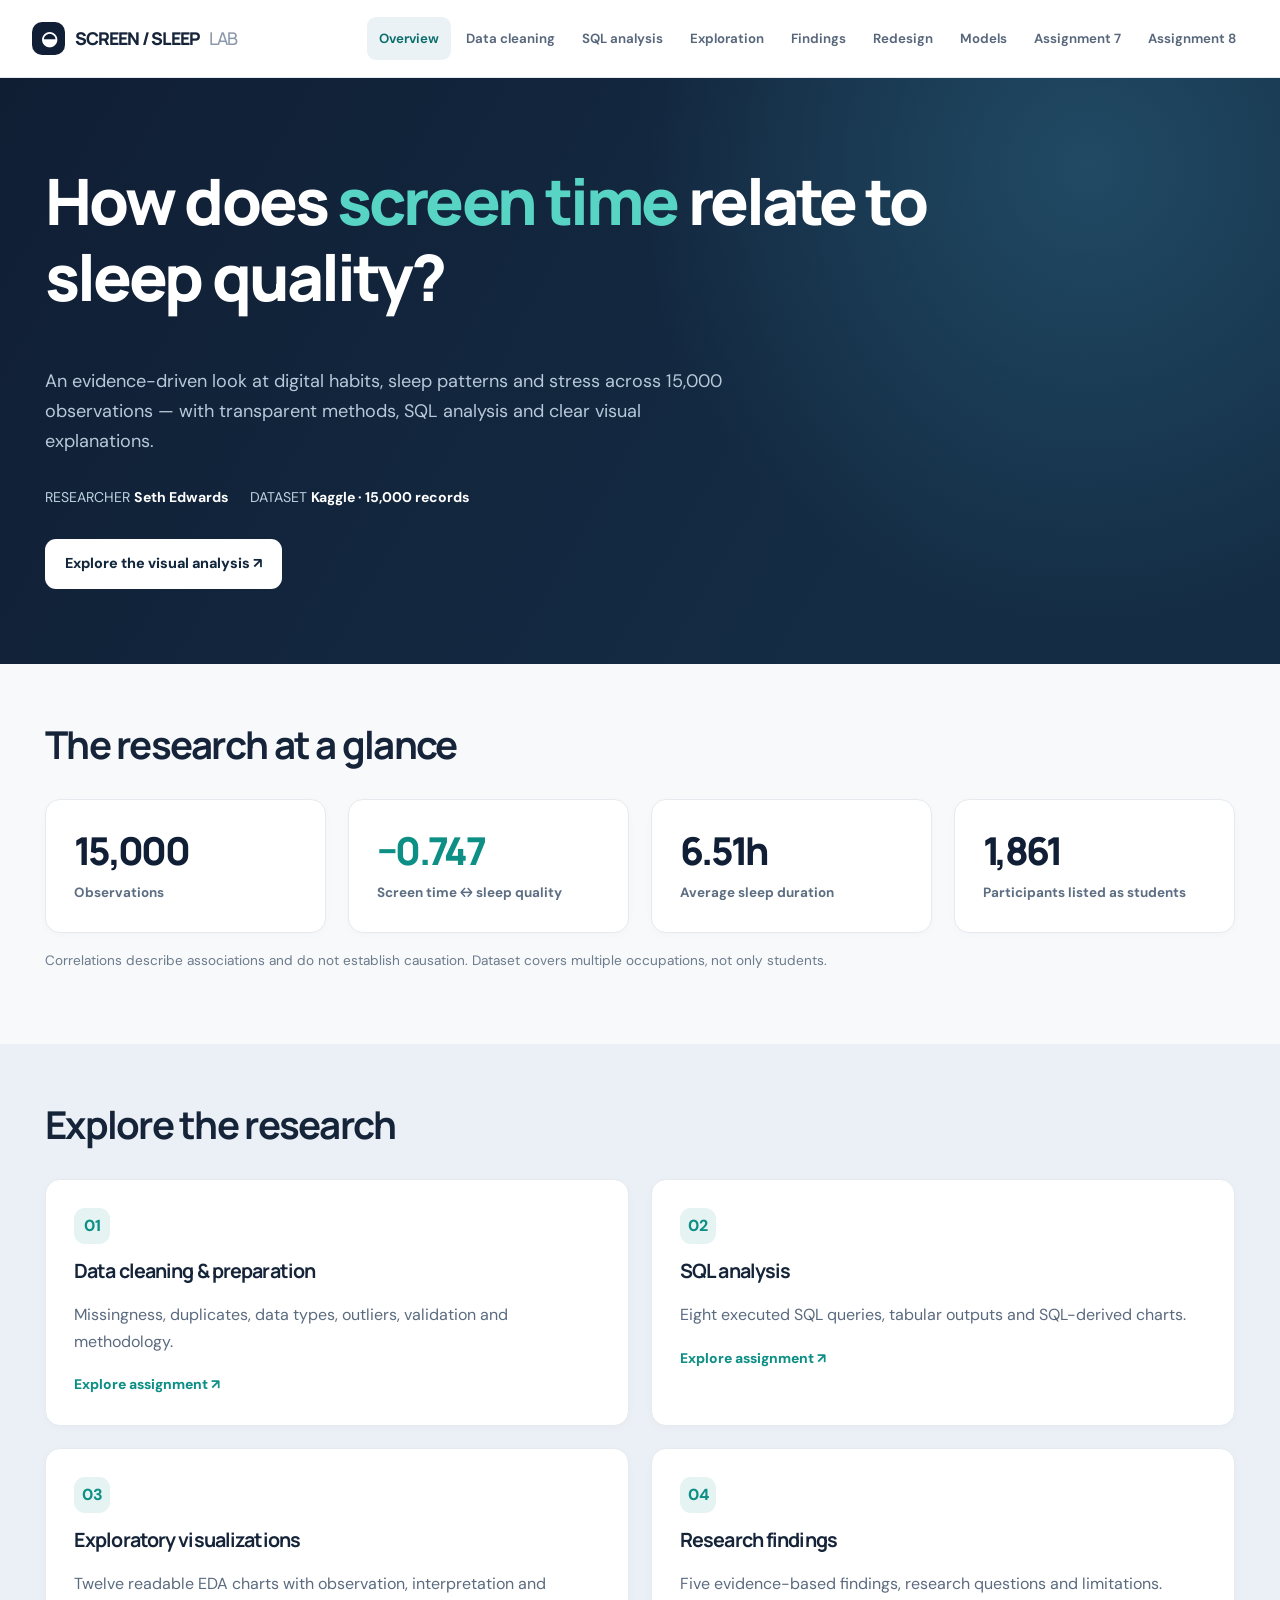
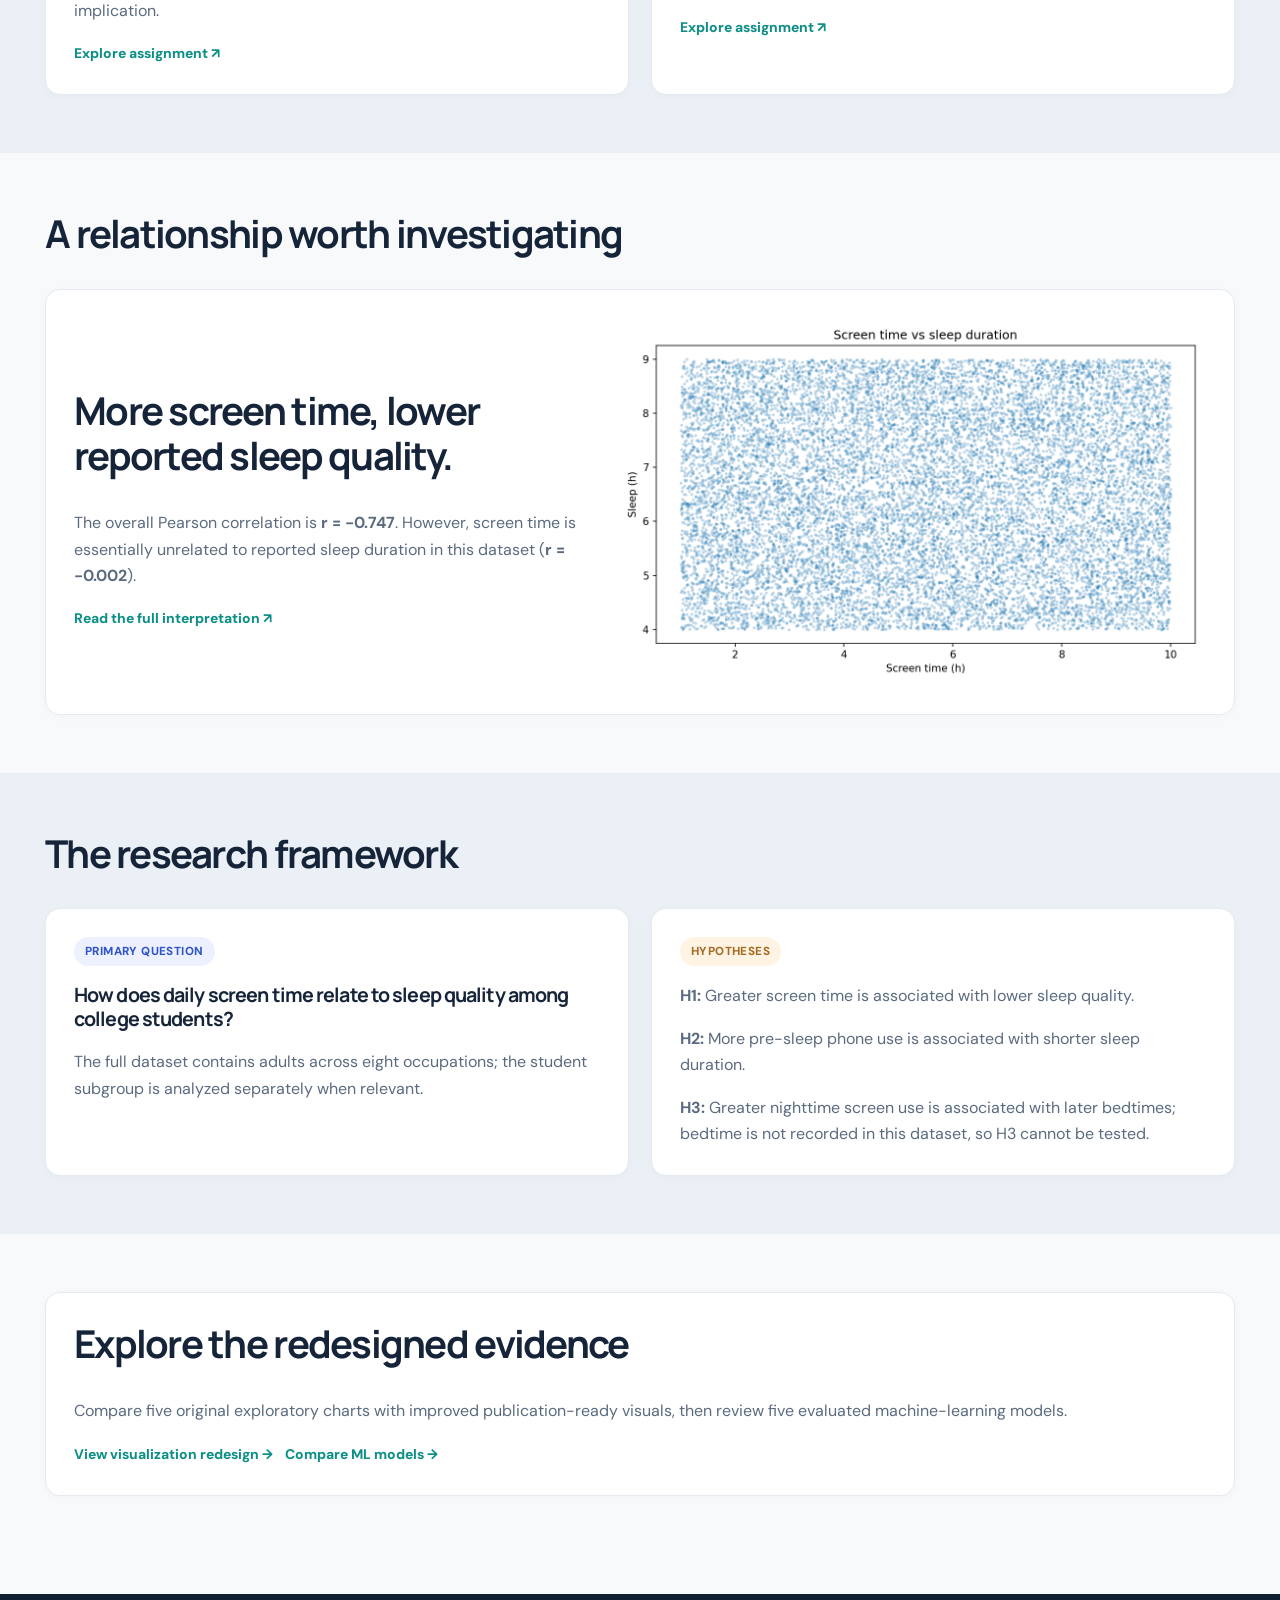
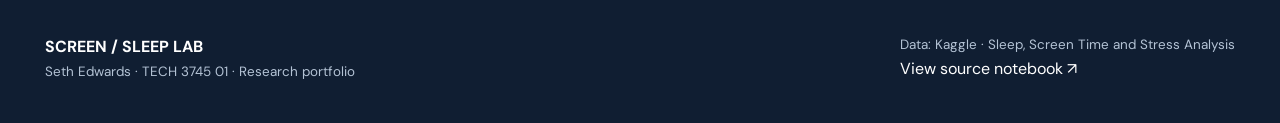
<file: index.html>
<!DOCTYPE html>
<html lang="en"><head><meta charset="utf-8"/><meta content="width=device-width,initial-scale=1" name="viewport"/><meta content="Screen time and sleep quality research — Seth Edwards, TECH 3745 01" name="description"/><title>Overview | Screen / Sleep Research</title><link href="assets/style.css" rel="stylesheet"/></head><body><header class="site-header"><div class="header-inner"><a class="brand" href="index.html"><span class="brandmark">◒</span> SCREEN / SLEEP <span style="color:#8a98a9;font-weight:500">LAB</span></a><button aria-expanded="false" aria-label="Toggle navigation" class="menu-btn">☰</button><nav aria-label="Main navigation" class="nav"><a class="active" href="index.html">Overview</a><a class="" href="cleaning.html">Data cleaning</a><a class="" href="sql.html">SQL analysis</a><a class="" href="eda.html">Exploration</a><a class="" href="findings.html">Findings</a><a href="redesign.html">Redesign</a><a href="models.html">Models</a><a href="assignment7.html">Assignment 7</a><a href="assignment8.html">Assignment 8</a></nav></div></header><main><section class="hero"><div class="wrap"><h1>How does <span class="highlight">screen time</span> relate to sleep quality?</h1><p>An evidence-driven look at digital habits, sleep patterns and stress across 15,000 observations — with transparent methods, SQL analysis and clear visual explanations.</p><div class="hero-meta"><span>RESEARCHER <strong>Seth Edwards</strong></span><span>DATASET <strong>Kaggle · 15,000 records</strong></span></div><a class="button" href="eda.html">Explore the visual analysis ↗</a></div></section><section class="section"><div class="wrap"><div class="section-head"><h2>The research at a glance</h2></div><div class="grid four"><div class="card"><div class="stat">15,000</div><div class="stat-label">Observations</div></div><div class="card"><div class="stat teal">−0.747</div><div class="stat-label">Screen time ↔ sleep quality</div></div><div class="card"><div class="stat">6.51h</div><div class="stat-label">Average sleep duration</div></div><div class="card"><div class="stat">1,861</div><div class="stat-label">Participants listed as students</div></div></div><p class="note" style="margin-top:17px">Correlations describe associations and do not establish causation. Dataset covers multiple occupations, not only students.</p></div></section><section class="section section-alt"><div class="wrap"><div class="section-head"><h2>Explore the research</h2></div><div class="grid"><a class="card" href="cleaning.html"><span class="number">01</span><h3>Data cleaning &amp; preparation</h3><p>Missingness, duplicates, data types, outliers, validation and methodology.</p><span class="mini-link">Explore assignment ↗</span></a><a class="card" href="sql.html"><span class="number">02</span><h3>SQL analysis</h3><p>Eight executed SQL queries, tabular outputs and SQL-derived charts.</p><span class="mini-link">Explore assignment ↗</span></a><a class="card" href="eda.html"><span class="number">03</span><h3>Exploratory visualizations</h3><p>Twelve readable EDA charts with observation, interpretation and implication.</p><span class="mini-link">Explore assignment ↗</span></a><a class="card" href="findings.html"><span class="number">04</span><h3>Research findings</h3><p>Five evidence-based findings, research questions and limitations.</p><span class="mini-link">Explore assignment ↗</span></a></div></div></section><section class="section"><div class="wrap"><div class="section-head"><h2>A relationship worth investigating</h2></div><div class="card feature"><div><h2 style="margin-top:16px">More screen time, lower reported sleep quality.</h2><p>The overall Pearson correlation is <strong>r = −0.747</strong>. However, screen time is essentially unrelated to reported sleep duration in this dataset (<strong>r = −0.002</strong>).</p><a class="mini-link" href="findings.html">Read the full interpretation ↗</a></div><img alt="Hexbin visualization of screen time and sleep quality" src="graphs/03_screen_vs_sleep.png"/></div></div></section><section class="section section-alt"><div class="wrap"><div class="section-head"><h2>The research framework</h2></div><div class="grid"><div class="card"><span class="pill blue">PRIMARY QUESTION</span><h3 style="margin-top:17px">How does daily screen time relate to sleep quality among college students?</h3><p>The full dataset contains adults across eight occupations; the student subgroup is analyzed separately when relevant.</p></div><div class="card"><span class="pill gold">HYPOTHESES</span><p style="margin-top:17px"><strong>H1:</strong> Greater screen time is associated with lower sleep quality.</p><p><strong>H2:</strong> More pre-sleep phone use is associated with shorter sleep duration.</p><p><strong>H3:</strong> Greater nighttime screen use is associated with later bedtimes; bedtime is not recorded in this dataset, so H3 cannot be tested.</p></div></div></div></section><section class="section"><div class="wrap"><div class="card"><h2>Explore the redesigned evidence</h2><p>Compare five original exploratory charts with improved publication-ready visuals, then review five evaluated machine-learning models.</p><p><a class="mini-link" href="redesign.html">View visualization redesign →</a>   <a class="mini-link" href="models.html">Compare ML models →</a></p></div></div></section></main><footer class="footer"><div class="wrap"><div><strong style="color:white">SCREEN / SLEEP LAB</strong><p>Seth Edwards · TECH 3745 01 · Research portfolio</p></div><div><p>Data: Kaggle · Sleep, Screen Time and Stress Analysis</p><a href="https://www.kaggle.com/code/lukhilaksh/sleep-screen-time-and-stress-analysis/notebook" rel="noopener" target="_blank">View source notebook ↗</a></div></div></footer><script src="assets/site.js"></script></body></html>
</file>
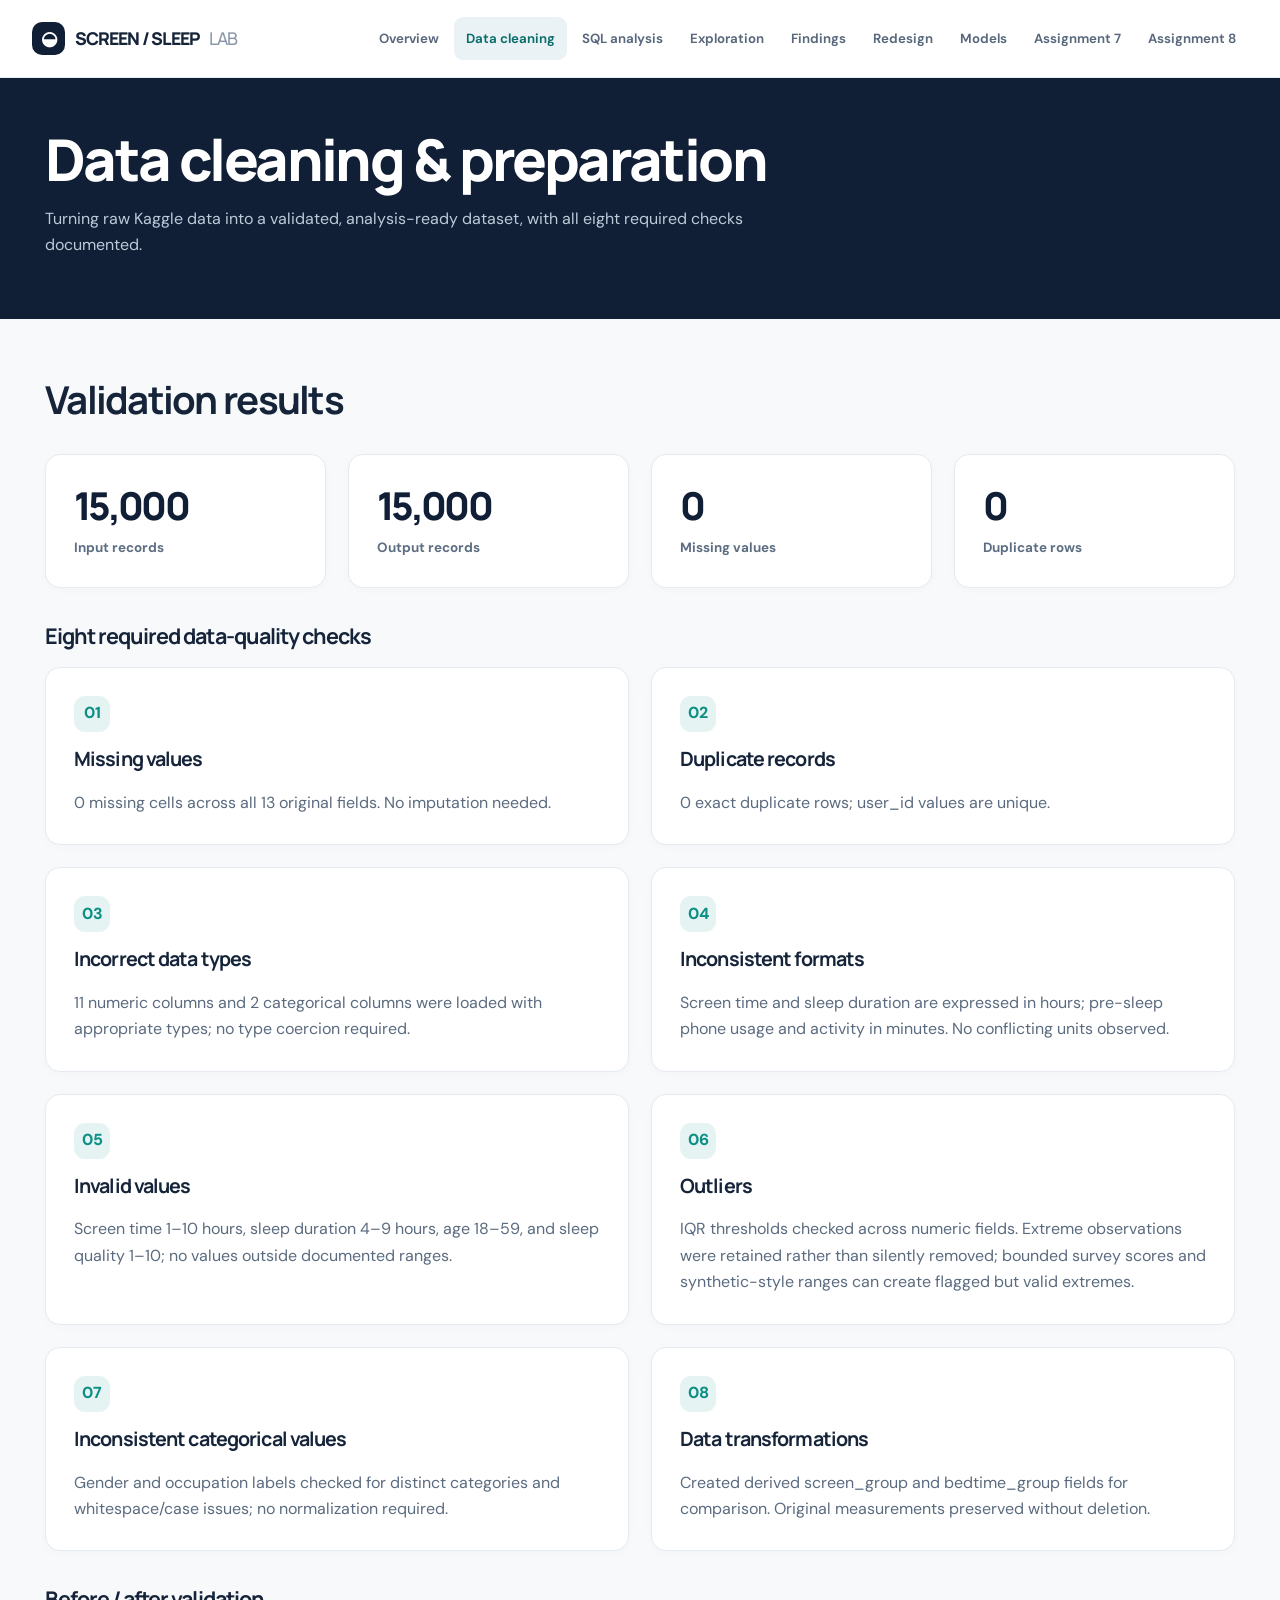
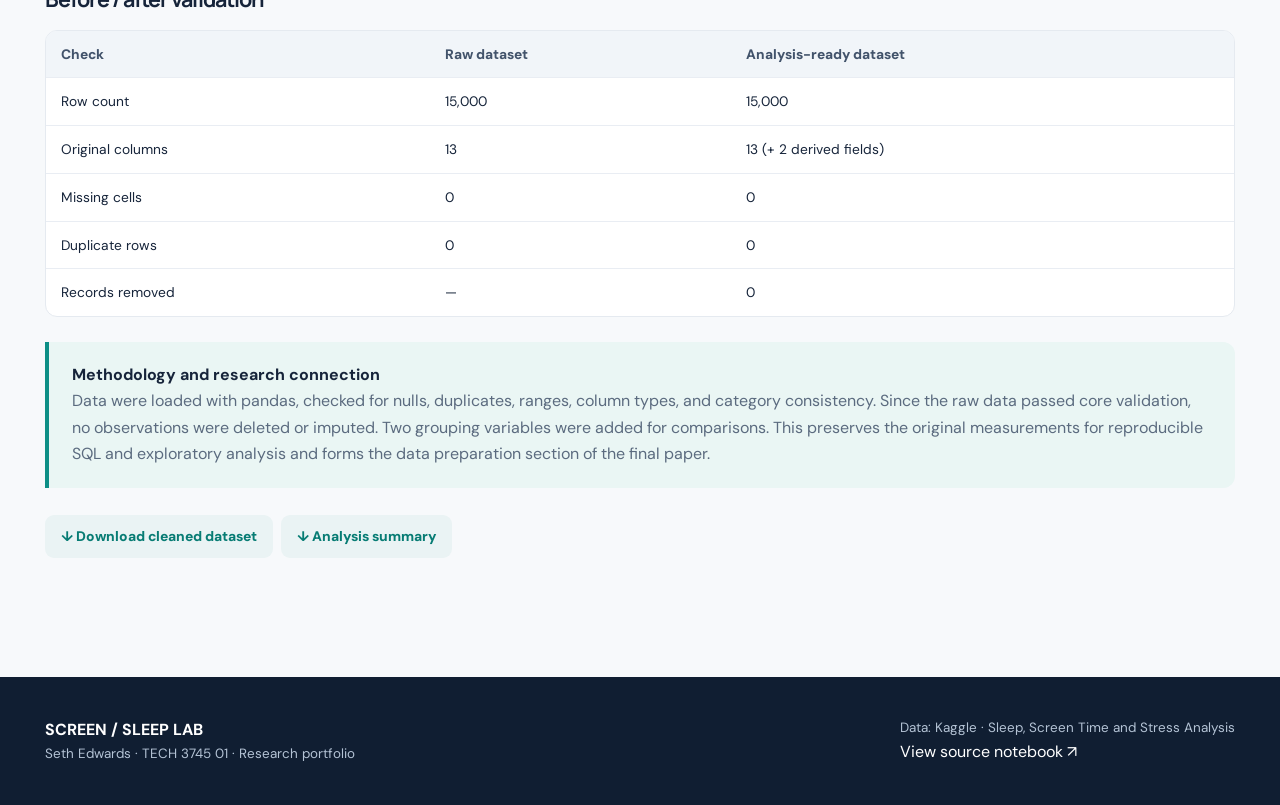
<file: cleaning.html>
<!DOCTYPE html>
<html lang="en"><head><meta charset="utf-8"/><meta content="width=device-width,initial-scale=1" name="viewport"/><meta content="Screen time and sleep quality research — Seth Edwards, TECH 3745 01" name="description"/><title>Data cleaning &amp; preparation | Screen / Sleep Research</title><link href="assets/style.css" rel="stylesheet"/></head><body><header class="site-header"><div class="header-inner"><a class="brand" href="index.html"><span class="brandmark">◒</span> SCREEN / SLEEP <span style="color:#8a98a9;font-weight:500">LAB</span></a><button aria-expanded="false" aria-label="Toggle navigation" class="menu-btn">☰</button><nav aria-label="Main navigation" class="nav"><a class="" href="index.html">Overview</a><a class="active" href="cleaning.html">Data cleaning</a><a class="" href="sql.html">SQL analysis</a><a class="" href="eda.html">Exploration</a><a class="" href="findings.html">Findings</a><a href="redesign.html">Redesign</a><a href="models.html">Models</a><a href="assignment7.html">Assignment 7</a><a href="assignment8.html">Assignment 8</a></nav></div></header><section class="page-lead"><div class="wrap"><h1>Data cleaning &amp; preparation</h1><p>Turning raw Kaggle data into a validated, analysis-ready dataset, with all eight required checks documented.</p></div></section><main><section class="section"><div class="wrap"><div class="section-head"><h2>Validation results</h2></div><div class="grid four"><div class="card"><div class="stat">15,000</div><div class="stat-label">Input records</div></div><div class="card"><div class="stat">15,000</div><div class="stat-label">Output records</div></div><div class="card"><div class="stat">0</div><div class="stat-label">Missing values</div></div><div class="card"><div class="stat">0</div><div class="stat-label">Duplicate rows</div></div></div><h3 class="subhead">Eight required data-quality checks</h3><div class="grid"><div class="card"><span class="number">01</span><h3>Missing values</h3><p>0 missing cells across all 13 original fields. No imputation needed.</p></div><div class="card"><span class="number">02</span><h3>Duplicate records</h3><p>0 exact duplicate rows; user_id values are unique.</p></div><div class="card"><span class="number">03</span><h3>Incorrect data types</h3><p>11 numeric columns and 2 categorical columns were loaded with appropriate types; no type coercion required.</p></div><div class="card"><span class="number">04</span><h3>Inconsistent formats</h3><p>Screen time and sleep duration are expressed in hours; pre-sleep phone usage and activity in minutes. No conflicting units observed.</p></div><div class="card"><span class="number">05</span><h3>Invalid values</h3><p>Screen time 1–10 hours, sleep duration 4–9 hours, age 18–59, and sleep quality 1–10; no values outside documented ranges.</p></div><div class="card"><span class="number">06</span><h3>Outliers</h3><p>IQR thresholds checked across numeric fields. Extreme observations were retained rather than silently removed; bounded survey scores and synthetic-style ranges can create flagged but valid extremes.</p></div><div class="card"><span class="number">07</span><h3>Inconsistent categorical values</h3><p>Gender and occupation labels checked for distinct categories and whitespace/case issues; no normalization required.</p></div><div class="card"><span class="number">08</span><h3>Data transformations</h3><p>Created derived screen_group and bedtime_group fields for comparison. Original measurements preserved without deletion.</p></div></div><h3 class="subhead">Before / after validation</h3><div class="table-wrap"><table><thead><tr><th>Check</th><th>Raw dataset</th><th>Analysis-ready dataset</th></tr></thead><tbody><tr><td>Row count</td><td>15,000</td><td>15,000</td></tr><tr><td>Original columns</td><td>13</td><td>13 (+ 2 derived fields)</td></tr><tr><td>Missing cells</td><td>0</td><td>0</td></tr><tr><td>Duplicate rows</td><td>0</td><td>0</td></tr><tr><td>Records removed</td><td>—</td><td>0</td></tr></tbody></table></div><div class="callout" style="margin-top:25px"><strong>Methodology and research connection</strong><p>Data were loaded with pandas, checked for nulls, duplicates, ranges, column types, and category consistency. Since the raw data passed core validation, no observations were deleted or imputed. Two grouping variables were added for comparisons. This preserves the original measurements for reproducible SQL and exploratory analysis and forms the data preparation section of the final paper.</p></div><p style="margin-top:22px"><a class="download" download="" href="data/cleaned_dataset.csv">↓ Download cleaned dataset</a><a class="download" download="" href="data/analysis_summary.json">↓ Analysis summary</a></p></div></section></main><footer class="footer"><div class="wrap"><div><strong style="color:white">SCREEN / SLEEP LAB</strong><p>Seth Edwards · TECH 3745 01 · Research portfolio</p></div><div><p>Data: Kaggle · Sleep, Screen Time and Stress Analysis</p><a href="https://www.kaggle.com/code/lukhilaksh/sleep-screen-time-and-stress-analysis/notebook" rel="noopener" target="_blank">View source notebook ↗</a></div></div></footer><script src="assets/site.js"></script></body></html>
</file>
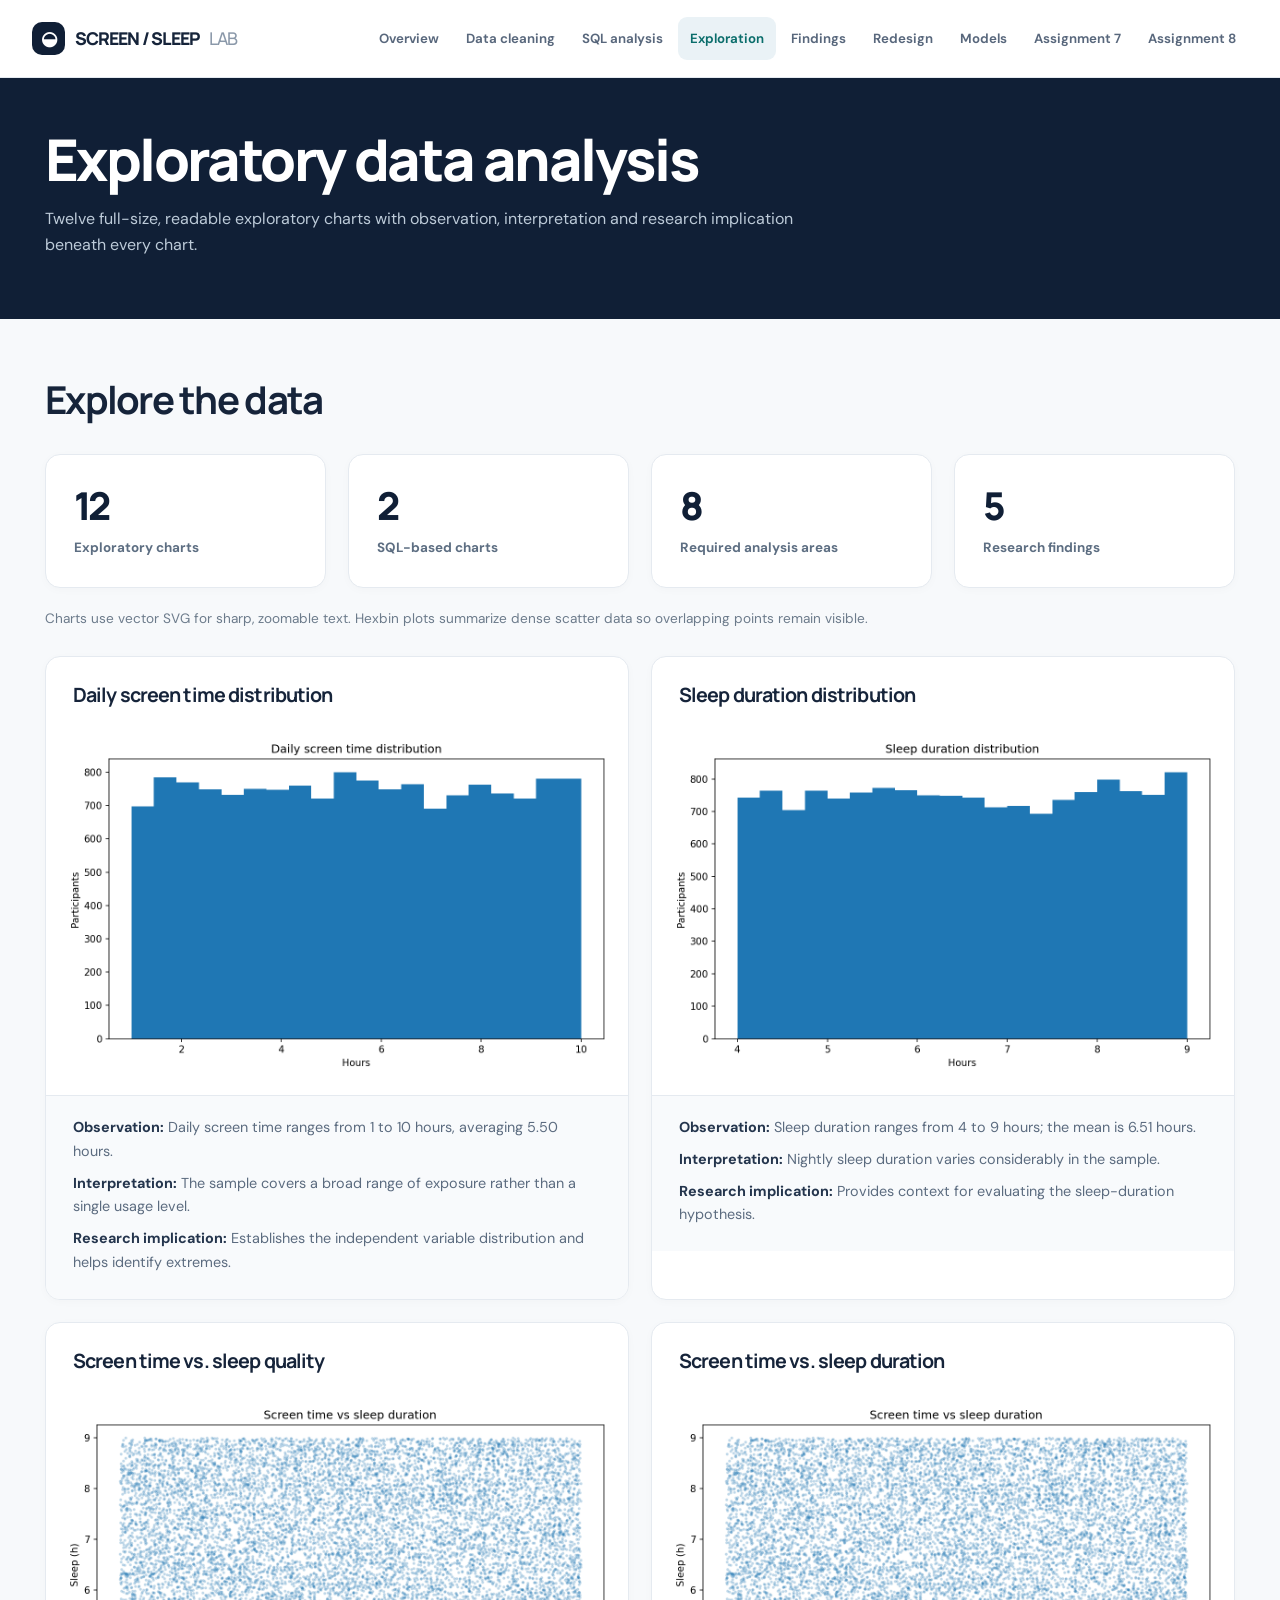
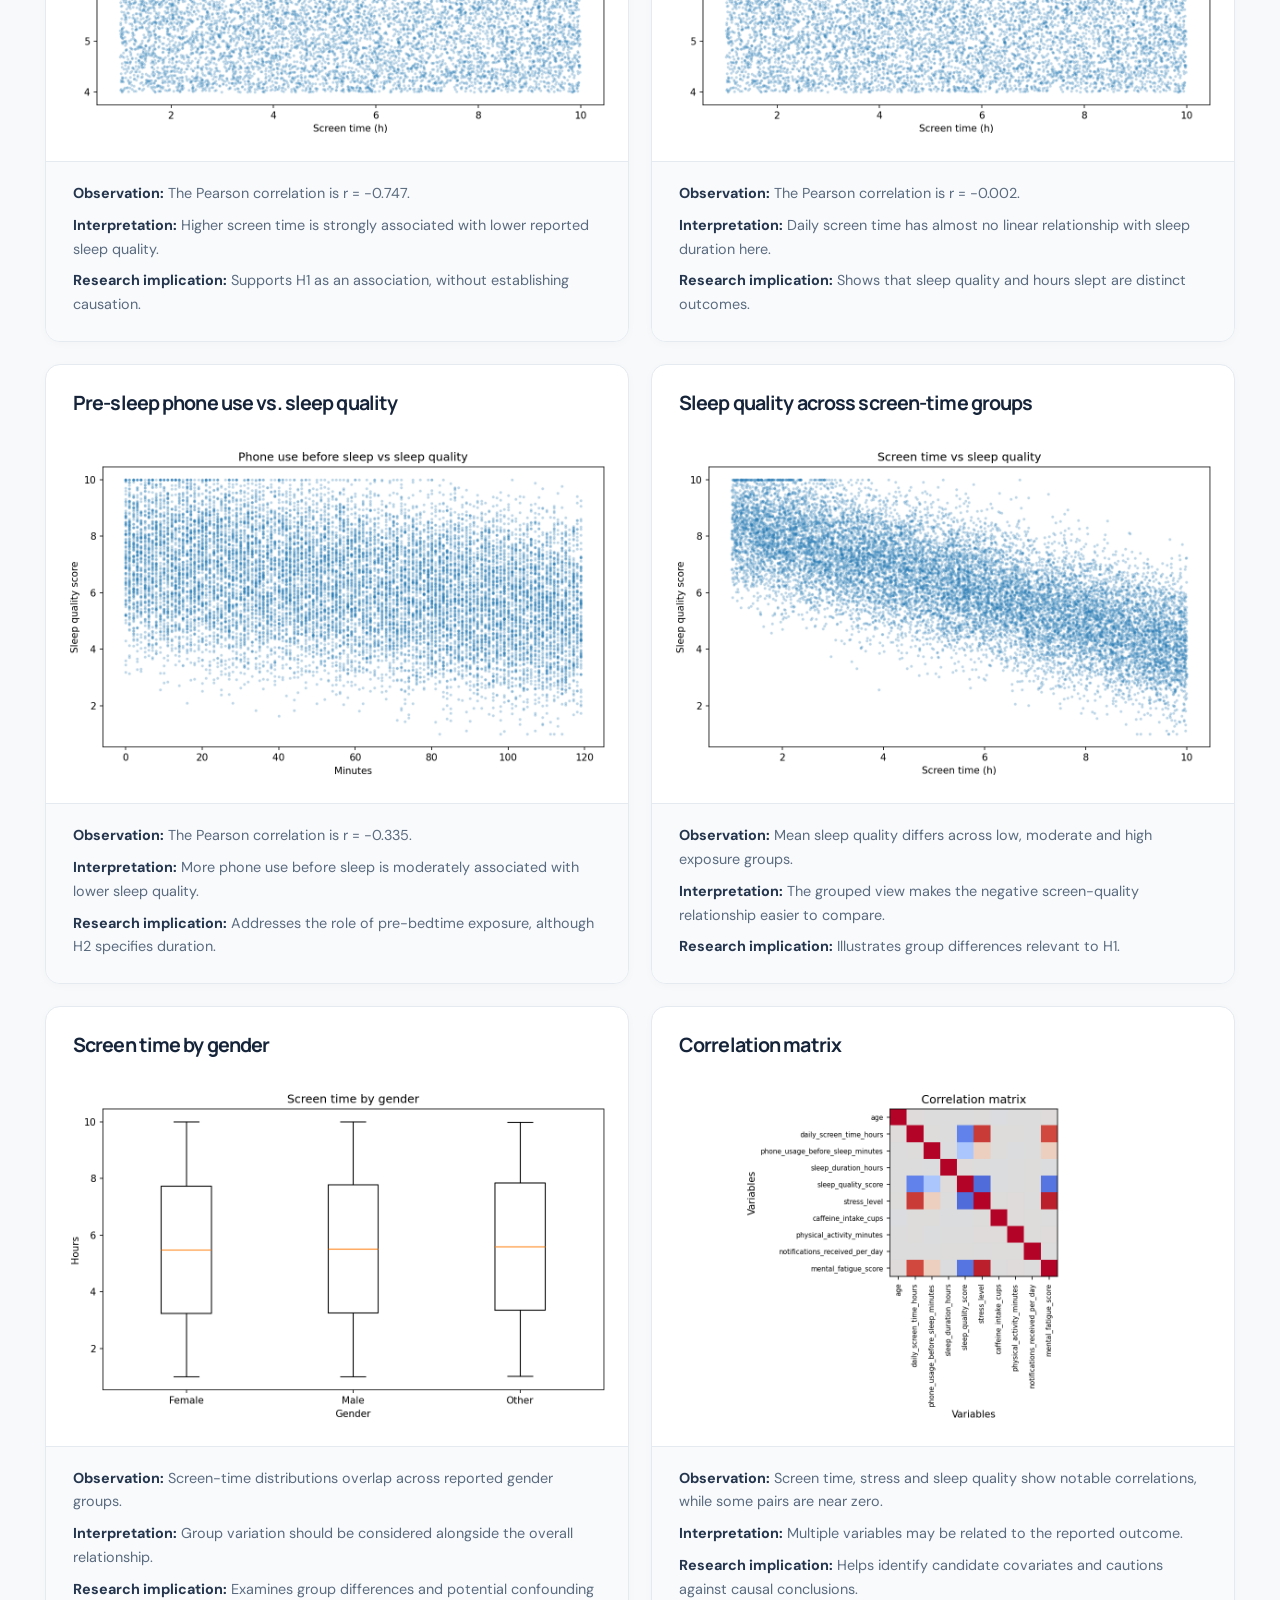
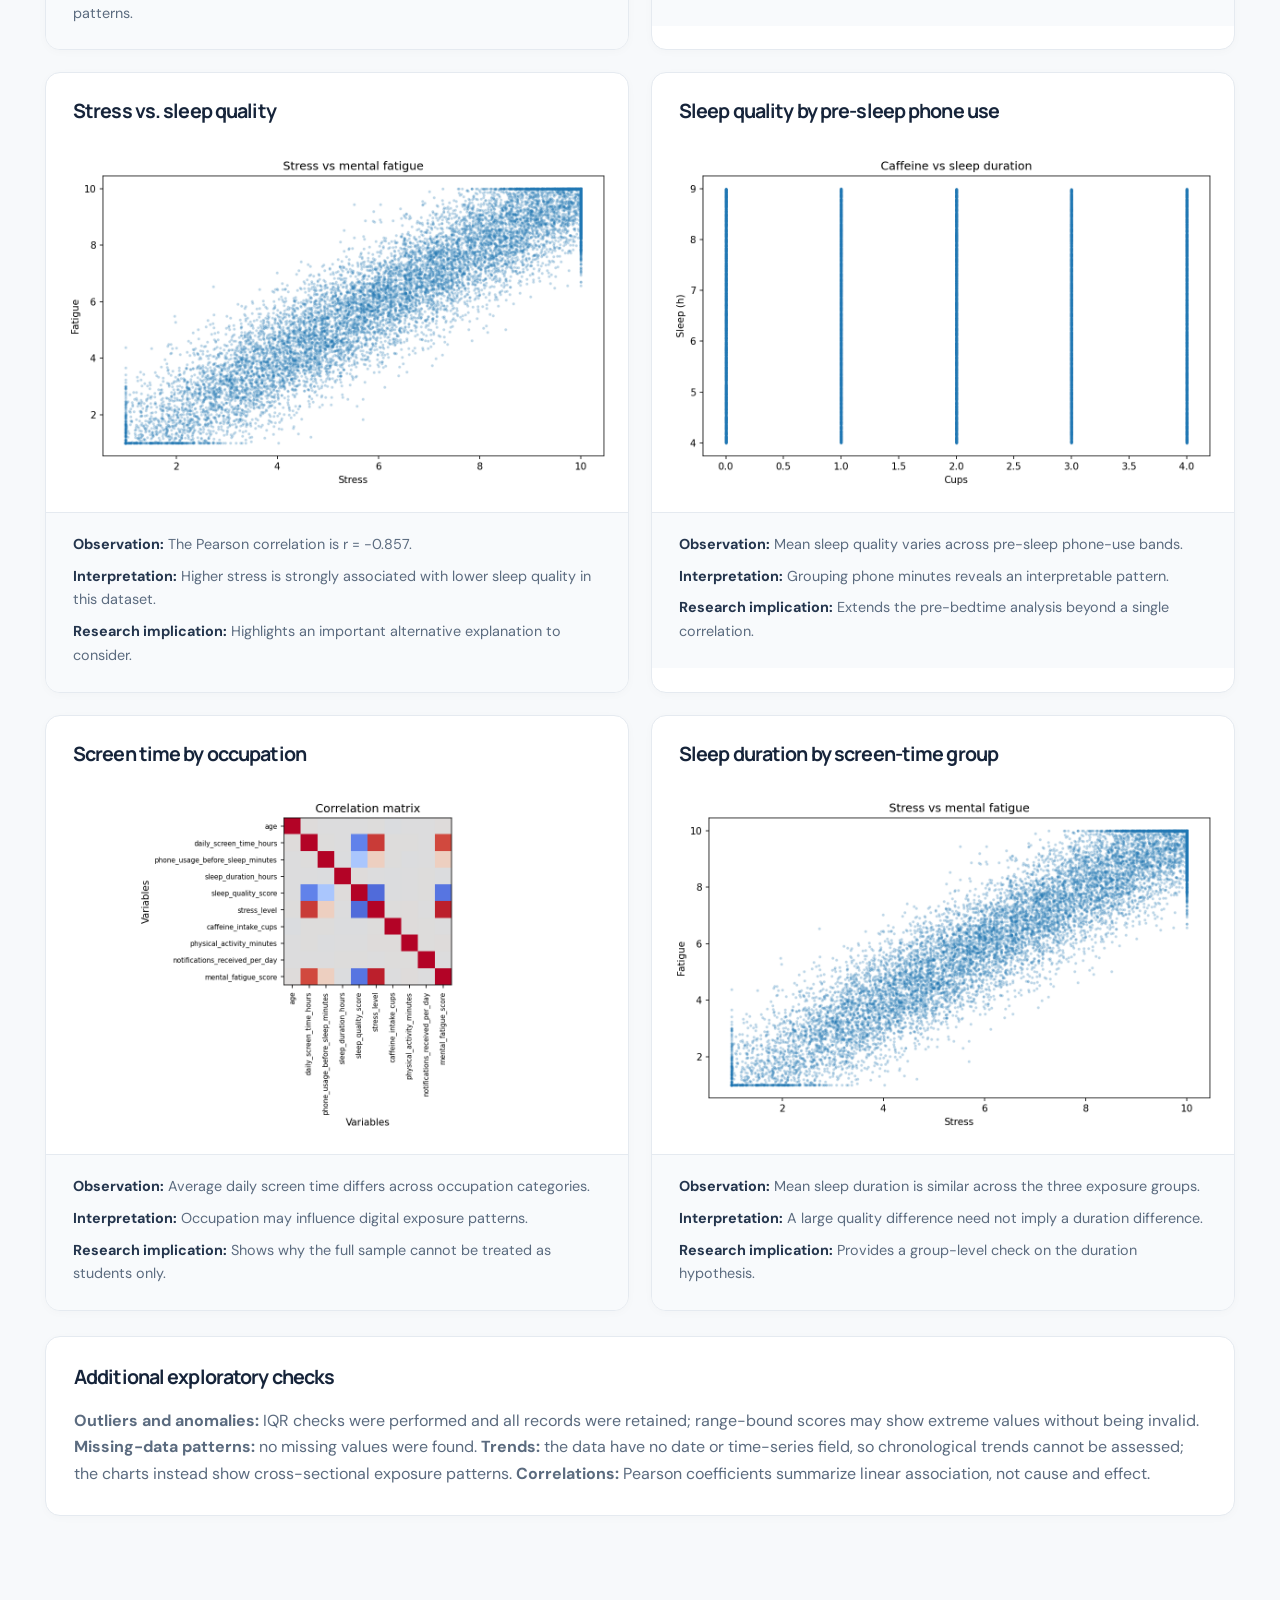
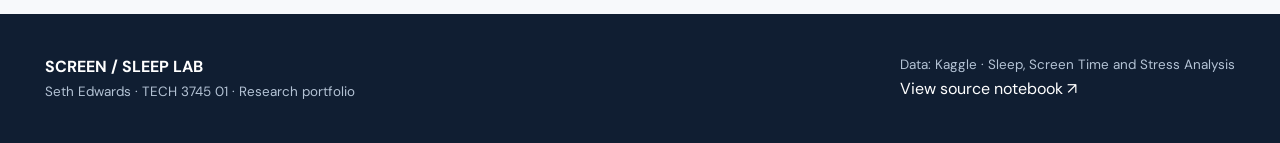
<file: eda.html>
<!DOCTYPE html>
<html lang="en"><head><meta charset="utf-8"/><meta content="width=device-width,initial-scale=1" name="viewport"/><meta content="Screen time and sleep quality research — Seth Edwards, TECH 3745 01" name="description"/><title>Exploratory data analysis | Screen / Sleep Research</title><link href="assets/style.css" rel="stylesheet"/></head><body><header class="site-header"><div class="header-inner"><a class="brand" href="index.html"><span class="brandmark">◒</span> SCREEN / SLEEP <span style="color:#8a98a9;font-weight:500">LAB</span></a><button aria-expanded="false" aria-label="Toggle navigation" class="menu-btn">☰</button><nav aria-label="Main navigation" class="nav"><a class="" href="index.html">Overview</a><a class="" href="cleaning.html">Data cleaning</a><a class="" href="sql.html">SQL analysis</a><a class="active" href="eda.html">Exploration</a><a class="" href="findings.html">Findings</a><a href="redesign.html">Redesign</a><a href="models.html">Models</a><a href="assignment7.html">Assignment 7</a><a href="assignment8.html">Assignment 8</a></nav></div></header><section class="page-lead"><div class="wrap"><h1>Exploratory data analysis</h1><p>Twelve full-size, readable exploratory charts with observation, interpretation and research implication beneath every chart.</p></div></section><main><section class="section"><div class="wrap"><div class="section-head"><h2>Explore the data</h2></div><div class="grid four"><div class="card"><div class="stat">12</div><div class="stat-label">Exploratory charts</div></div><div class="card"><div class="stat">2</div><div class="stat-label">SQL-based charts</div></div><div class="card"><div class="stat">8</div><div class="stat-label">Required analysis areas</div></div><div class="card"><div class="stat">5</div><div class="stat-label">Research findings</div></div></div><p class="note" style="margin-top:20px">Charts use vector SVG for sharp, zoomable text. Hexbin plots summarize dense scatter data so overlapping points remain visible.</p><div class="grid" style="margin-top:25px"><article class="card chart-card"><div class="chart-content"><h3>Daily screen time distribution</h3></div><img alt="Daily screen time distribution chart" class="chart-image" loading="lazy" src="graphs/01_screen_time_distribution.png"/><div class="chart-insight"><p><strong>Observation:</strong> Daily screen time ranges from 1 to 10 hours, averaging 5.50 hours.</p><p><strong>Interpretation:</strong> The sample covers a broad range of exposure rather than a single usage level.</p><p><strong>Research implication:</strong> Establishes the independent variable distribution and helps identify extremes.</p></div></article><article class="card chart-card"><div class="chart-content"><h3>Sleep duration distribution</h3></div><img alt="Sleep duration distribution chart" class="chart-image" loading="lazy" src="graphs/02_sleep_duration_distribution.png"/><div class="chart-insight"><p><strong>Observation:</strong> Sleep duration ranges from 4 to 9 hours; the mean is 6.51 hours.</p><p><strong>Interpretation:</strong> Nightly sleep duration varies considerably in the sample.</p><p><strong>Research implication:</strong> Provides context for evaluating the sleep-duration hypothesis.</p></div></article><article class="card chart-card"><div class="chart-content"><h3>Screen time vs. sleep quality</h3></div><img alt="Screen time vs. sleep quality chart" class="chart-image" loading="lazy" src="graphs/03_screen_vs_sleep.png"/><div class="chart-insight"><p><strong>Observation:</strong> The Pearson correlation is r = -0.747.</p><p><strong>Interpretation:</strong> Higher screen time is strongly associated with lower reported sleep quality.</p><p><strong>Research implication:</strong> Supports H1 as an association, without establishing causation.</p></div></article><article class="card chart-card"><div class="chart-content"><h3>Screen time vs. sleep duration</h3></div><img alt="Screen time vs. sleep duration chart" class="chart-image" loading="lazy" src="graphs/03_screen_vs_sleep.png"/><div class="chart-insight"><p><strong>Observation:</strong> The Pearson correlation is r = -0.002.</p><p><strong>Interpretation:</strong> Daily screen time has almost no linear relationship with sleep duration here.</p><p><strong>Research implication:</strong> Shows that sleep quality and hours slept are distinct outcomes.</p></div></article><article class="card chart-card"><div class="chart-content"><h3>Pre-sleep phone use vs. sleep quality</h3></div><img alt="Pre-sleep phone use vs. sleep quality chart" class="chart-image" loading="lazy" src="graphs/04_bedtime_phone_vs_quality.png"/><div class="chart-insight"><p><strong>Observation:</strong> The Pearson correlation is r = -0.335.</p><p><strong>Interpretation:</strong> More phone use before sleep is moderately associated with lower sleep quality.</p><p><strong>Research implication:</strong> Addresses the role of pre-bedtime exposure, although H2 specifies duration.</p></div></article><article class="card chart-card"><div class="chart-content"><h3>Sleep quality across screen-time groups</h3></div><img alt="Sleep quality across screen-time groups chart" class="chart-image" loading="lazy" src="graphs/05_screen_vs_quality.png"/><div class="chart-insight"><p><strong>Observation:</strong> Mean sleep quality differs across low, moderate and high exposure groups.</p><p><strong>Interpretation:</strong> The grouped view makes the negative screen-quality relationship easier to compare.</p><p><strong>Research implication:</strong> Illustrates group differences relevant to H1.</p></div></article><article class="card chart-card"><div class="chart-content"><h3>Screen time by gender</h3></div><img alt="Screen time by gender chart" class="chart-image" loading="lazy" src="graphs/06_gender_screen_box.png"/><div class="chart-insight"><p><strong>Observation:</strong> Screen-time distributions overlap across reported gender groups.</p><p><strong>Interpretation:</strong> Group variation should be considered alongside the overall relationship.</p><p><strong>Research implication:</strong> Examines group differences and potential confounding patterns.</p></div></article><article class="card chart-card"><div class="chart-content"><h3>Correlation matrix</h3></div><img alt="Correlation matrix chart" class="chart-image" loading="lazy" src="graphs/09_correlations.png"/><div class="chart-insight"><p><strong>Observation:</strong> Screen time, stress and sleep quality show notable correlations, while some pairs are near zero.</p><p><strong>Interpretation:</strong> Multiple variables may be related to the reported outcome.</p><p><strong>Research implication:</strong> Helps identify candidate covariates and cautions against causal conclusions.</p></div></article><article class="card chart-card"><div class="chart-content"><h3>Stress vs. sleep quality</h3></div><img alt="Stress vs. sleep quality chart" class="chart-image" loading="lazy" src="graphs/07_stress_vs_fatigue.png"/><div class="chart-insight"><p><strong>Observation:</strong> The Pearson correlation is r = -0.857.</p><p><strong>Interpretation:</strong> Higher stress is strongly associated with lower sleep quality in this dataset.</p><p><strong>Research implication:</strong> Highlights an important alternative explanation to consider.</p></div></article><article class="card chart-card"><div class="chart-content"><h3>Sleep quality by pre-sleep phone use</h3></div><img alt="Sleep quality by pre-sleep phone use chart" class="chart-image" loading="lazy" src="graphs/08_caffeine_vs_sleep.png"/><div class="chart-insight"><p><strong>Observation:</strong> Mean sleep quality varies across pre-sleep phone-use bands.</p><p><strong>Interpretation:</strong> Grouping phone minutes reveals an interpretable pattern.</p><p><strong>Research implication:</strong> Extends the pre-bedtime analysis beyond a single correlation.</p></div></article><article class="card chart-card"><div class="chart-content"><h3>Screen time by occupation</h3></div><img alt="Screen time by occupation chart" class="chart-image" loading="lazy" src="graphs/09_correlations.png"/><div class="chart-insight"><p><strong>Observation:</strong> Average daily screen time differs across occupation categories.</p><p><strong>Interpretation:</strong> Occupation may influence digital exposure patterns.</p><p><strong>Research implication:</strong> Shows why the full sample cannot be treated as students only.</p></div></article><article class="card chart-card"><div class="chart-content"><h3>Sleep duration by screen-time group</h3></div><img alt="Sleep duration by screen-time group chart" class="chart-image" loading="lazy" src="graphs/07_stress_vs_fatigue.png"/><div class="chart-insight"><p><strong>Observation:</strong> Mean sleep duration is similar across the three exposure groups.</p><p><strong>Interpretation:</strong> A large quality difference need not imply a duration difference.</p><p><strong>Research implication:</strong> Provides a group-level check on the duration hypothesis.</p></div></article></div><div class="card" style="margin-top:25px"><h3>Additional exploratory checks</h3><p><strong>Outliers and anomalies:</strong> IQR checks were performed and all records were retained; range-bound scores may show extreme values without being invalid. <strong>Missing-data patterns:</strong> no missing values were found. <strong>Trends:</strong> the data have no date or time-series field, so chronological trends cannot be assessed; the charts instead show cross-sectional exposure patterns. <strong>Correlations:</strong> Pearson coefficients summarize linear association, not cause and effect.</p></div></div></section></main><footer class="footer"><div class="wrap"><div><strong style="color:white">SCREEN / SLEEP LAB</strong><p>Seth Edwards · TECH 3745 01 · Research portfolio</p></div><div><p>Data: Kaggle · Sleep, Screen Time and Stress Analysis</p><a href="https://www.kaggle.com/code/lukhilaksh/sleep-screen-time-and-stress-analysis/notebook" rel="noopener" target="_blank">View source notebook ↗</a></div></div></footer><script src="assets/site.js"></script></body></html>
</file>
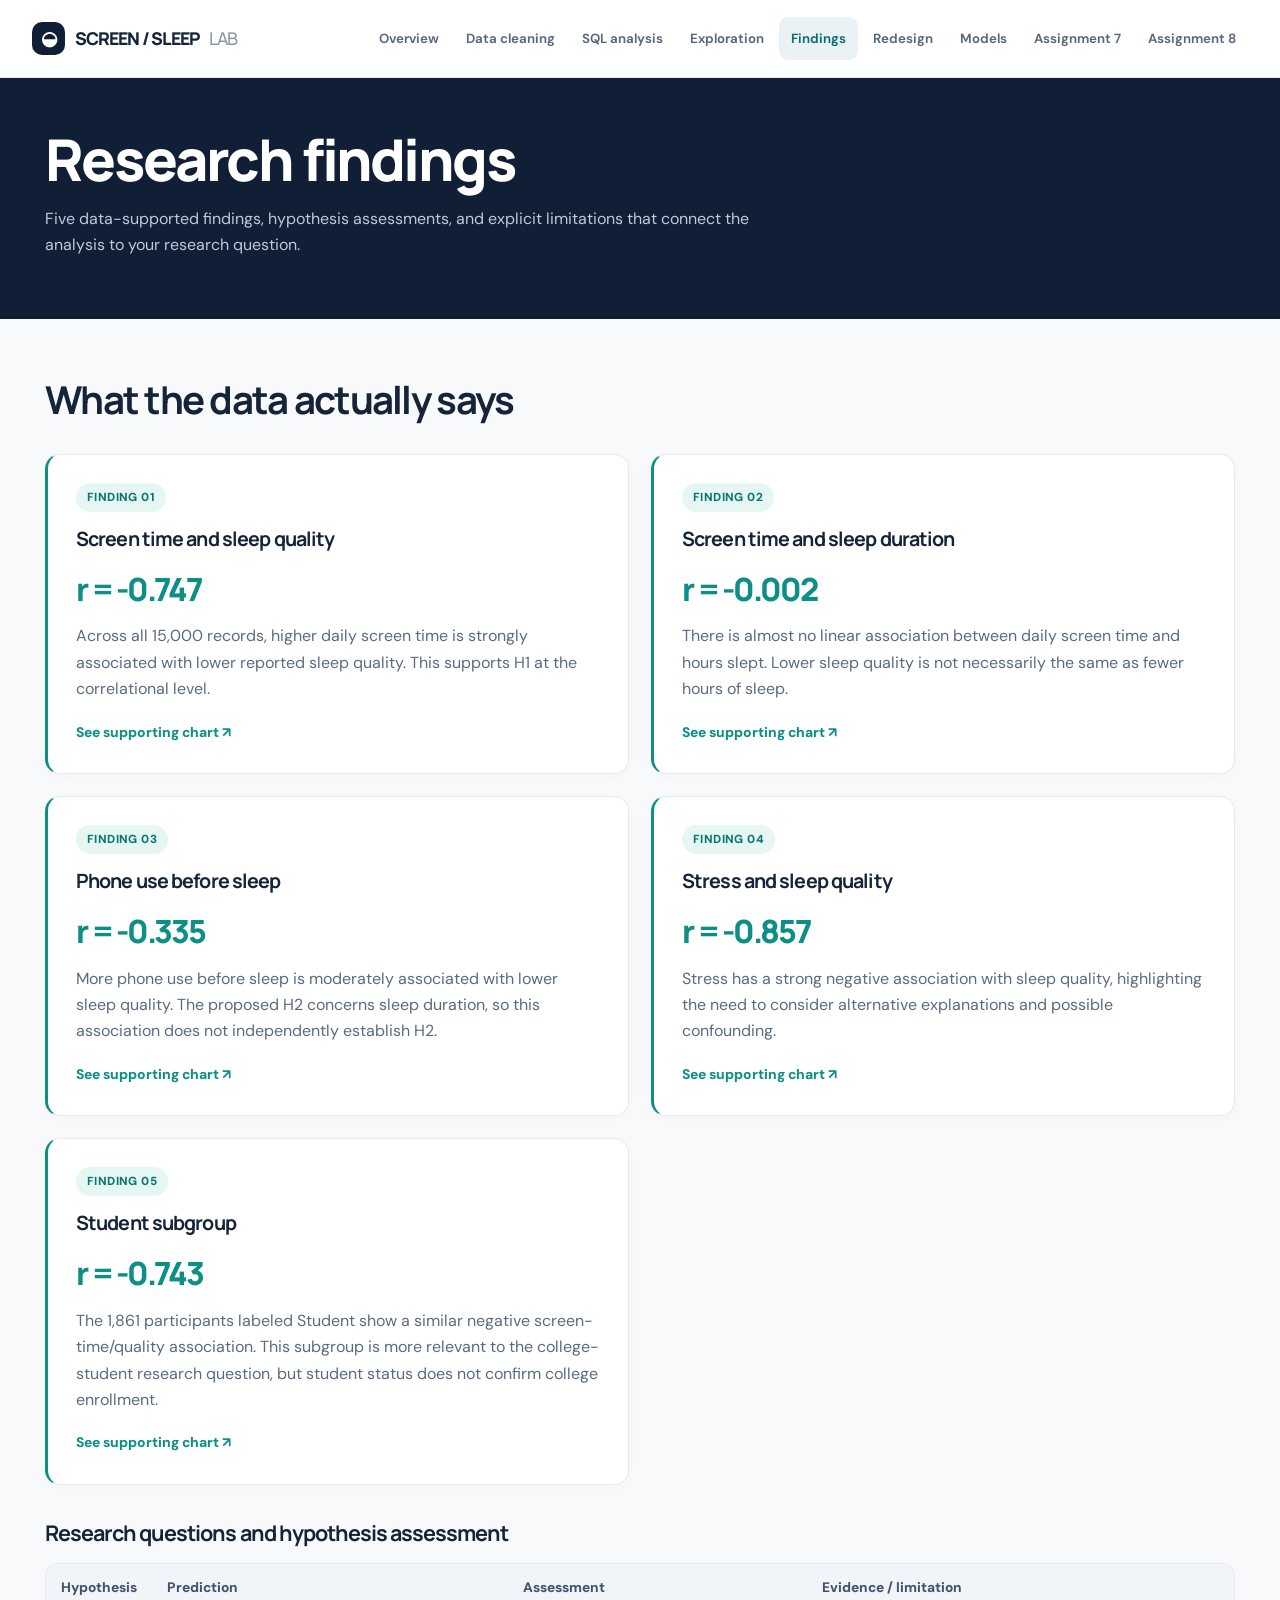
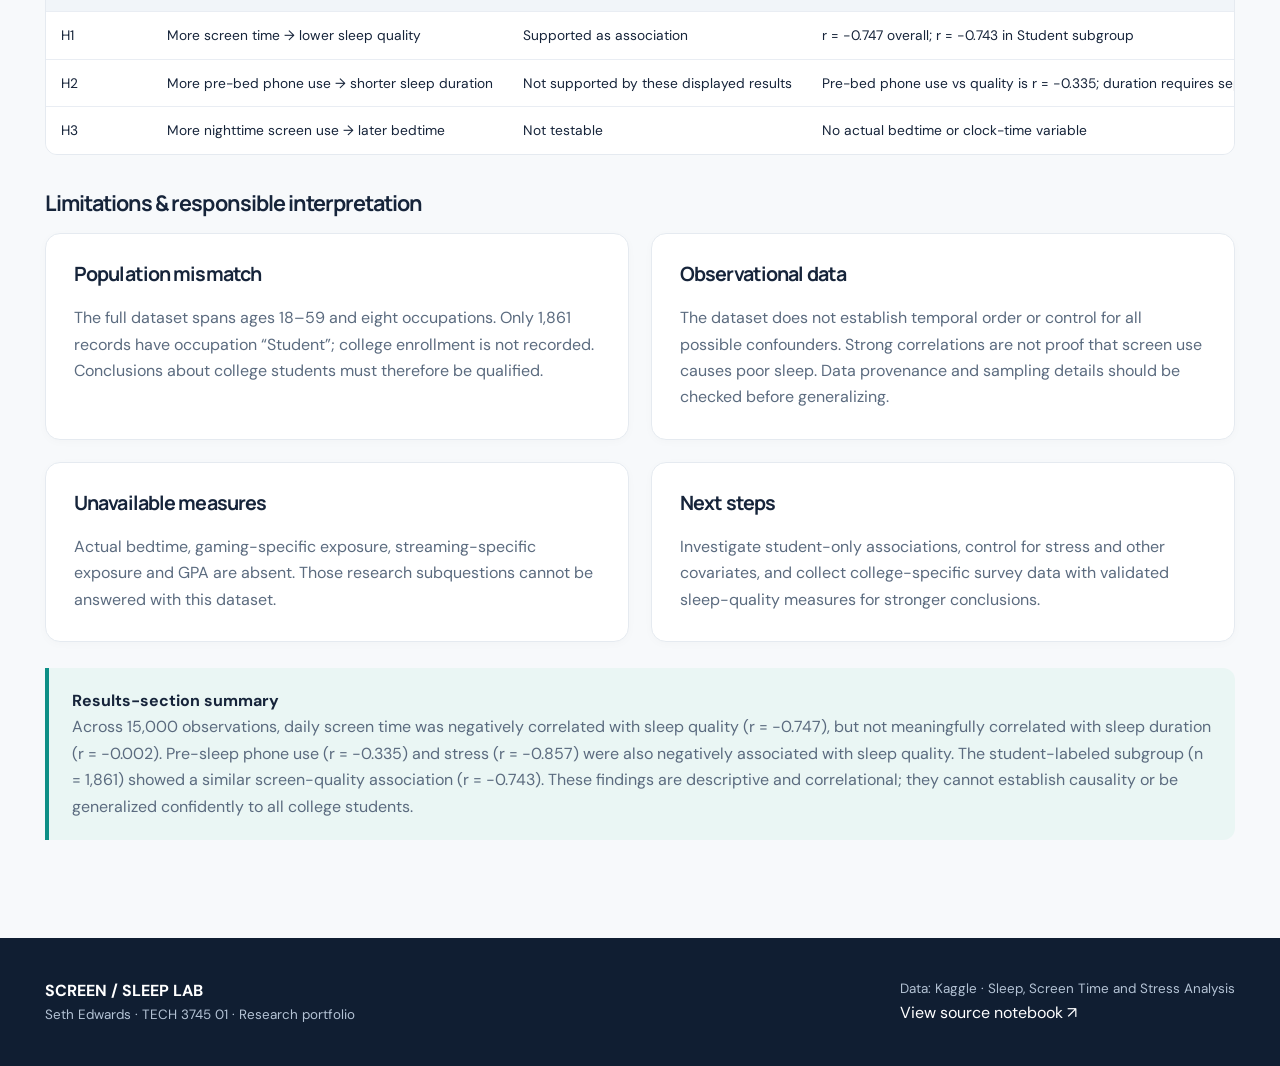
<file: findings.html>
<!DOCTYPE html>
<html lang="en"><head><meta charset="utf-8"/><meta content="width=device-width,initial-scale=1" name="viewport"/><meta content="Screen time and sleep quality research — Seth Edwards, TECH 3745 01" name="description"/><title>Research findings | Screen / Sleep Research</title><link href="assets/style.css" rel="stylesheet"/></head><body><header class="site-header"><div class="header-inner"><a class="brand" href="index.html"><span class="brandmark">◒</span> SCREEN / SLEEP <span style="color:#8a98a9;font-weight:500">LAB</span></a><button aria-expanded="false" aria-label="Toggle navigation" class="menu-btn">☰</button><nav aria-label="Main navigation" class="nav"><a class="" href="index.html">Overview</a><a class="" href="cleaning.html">Data cleaning</a><a class="" href="sql.html">SQL analysis</a><a class="" href="eda.html">Exploration</a><a class="active" href="findings.html">Findings</a><a href="redesign.html">Redesign</a><a href="models.html">Models</a><a href="assignment7.html">Assignment 7</a><a href="assignment8.html">Assignment 8</a></nav></div></header><section class="page-lead"><div class="wrap"><h1>Research findings</h1><p>Five data-supported findings, hypothesis assessments, and explicit limitations that connect the analysis to your research question.</p></div></section><main><section class="section"><div class="wrap"><div class="section-head"><h2>What the data actually says</h2></div><div class="grid"><article class="card finding"><span class="pill">FINDING 01</span><h3 style="margin-top:15px">Screen time and sleep quality</h3><div class="stat teal">r = -0.747</div><p style="margin-top:15px">Across all 15,000 records, higher daily screen time is strongly associated with lower reported sleep quality. This supports H1 at the correlational level.</p><a class="mini-link" href="eda.html">See supporting chart ↗</a></article><article class="card finding"><span class="pill">FINDING 02</span><h3 style="margin-top:15px">Screen time and sleep duration</h3><div class="stat teal">r = -0.002</div><p style="margin-top:15px">There is almost no linear association between daily screen time and hours slept. Lower sleep quality is not necessarily the same as fewer hours of sleep.</p><a class="mini-link" href="eda.html">See supporting chart ↗</a></article><article class="card finding"><span class="pill">FINDING 03</span><h3 style="margin-top:15px">Phone use before sleep</h3><div class="stat teal">r = -0.335</div><p style="margin-top:15px">More phone use before sleep is moderately associated with lower sleep quality. The proposed H2 concerns sleep duration, so this association does not independently establish H2.</p><a class="mini-link" href="eda.html">See supporting chart ↗</a></article><article class="card finding"><span class="pill">FINDING 04</span><h3 style="margin-top:15px">Stress and sleep quality</h3><div class="stat teal">r = -0.857</div><p style="margin-top:15px">Stress has a strong negative association with sleep quality, highlighting the need to consider alternative explanations and possible confounding.</p><a class="mini-link" href="eda.html">See supporting chart ↗</a></article><article class="card finding"><span class="pill">FINDING 05</span><h3 style="margin-top:15px">Student subgroup</h3><div class="stat teal">r = -0.743</div><p style="margin-top:15px">The 1,861 participants labeled Student show a similar negative screen-time/quality association. This subgroup is more relevant to the college-student research question, but student status does not confirm college enrollment.</p><a class="mini-link" href="eda.html">See supporting chart ↗</a></article></div><h2 class="subhead">Research questions and hypothesis assessment</h2><div class="table-wrap"><table><thead><tr><th>Hypothesis</th><th>Prediction</th><th>Assessment</th><th>Evidence / limitation</th></tr></thead><tbody><tr><td>H1</td><td>More screen time → lower sleep quality</td><td>Supported as association</td><td>r = −0.747 overall; r = −0.743 in Student subgroup</td></tr><tr><td>H2</td><td>More pre-bed phone use → shorter sleep duration</td><td>Not supported by these displayed results</td><td>Pre-bed phone use vs quality is r = −0.335; duration requires separate assessment</td></tr><tr><td>H3</td><td>More nighttime screen use → later bedtime</td><td>Not testable</td><td>No actual bedtime or clock-time variable</td></tr></tbody></table></div><h2 class="subhead">Limitations &amp; responsible interpretation</h2><div class="grid"><div class="card"><h3>Population mismatch</h3><p>The full dataset spans ages 18–59 and eight occupations. Only 1,861 records have occupation “Student”; college enrollment is not recorded. Conclusions about college students must therefore be qualified.</p></div><div class="card"><h3>Observational data</h3><p>The dataset does not establish temporal order or control for all possible confounders. Strong correlations are not proof that screen use causes poor sleep. Data provenance and sampling details should be checked before generalizing.</p></div><div class="card"><h3>Unavailable measures</h3><p>Actual bedtime, gaming-specific exposure, streaming-specific exposure and GPA are absent. Those research subquestions cannot be answered with this dataset.</p></div><div class="card"><h3>Next steps</h3><p>Investigate student-only associations, control for stress and other covariates, and collect college-specific survey data with validated sleep-quality measures for stronger conclusions.</p></div></div><div class="callout" style="margin-top:26px"><strong>Results-section summary</strong><p>Across 15,000 observations, daily screen time was negatively correlated with sleep quality (r = −0.747), but not meaningfully correlated with sleep duration (r = −0.002). Pre-sleep phone use (r = −0.335) and stress (r = −0.857) were also negatively associated with sleep quality. The student-labeled subgroup (n = 1,861) showed a similar screen-quality association (r = −0.743). These findings are descriptive and correlational; they cannot establish causality or be generalized confidently to all college students.</p></div></div></section></main><footer class="footer"><div class="wrap"><div><strong style="color:white">SCREEN / SLEEP LAB</strong><p>Seth Edwards · TECH 3745 01 · Research portfolio</p></div><div><p>Data: Kaggle · Sleep, Screen Time and Stress Analysis</p><a href="https://www.kaggle.com/code/lukhilaksh/sleep-screen-time-and-stress-analysis/notebook" rel="noopener" target="_blank">View source notebook ↗</a></div></div></footer><script src="assets/site.js"></script></body></html>
</file>
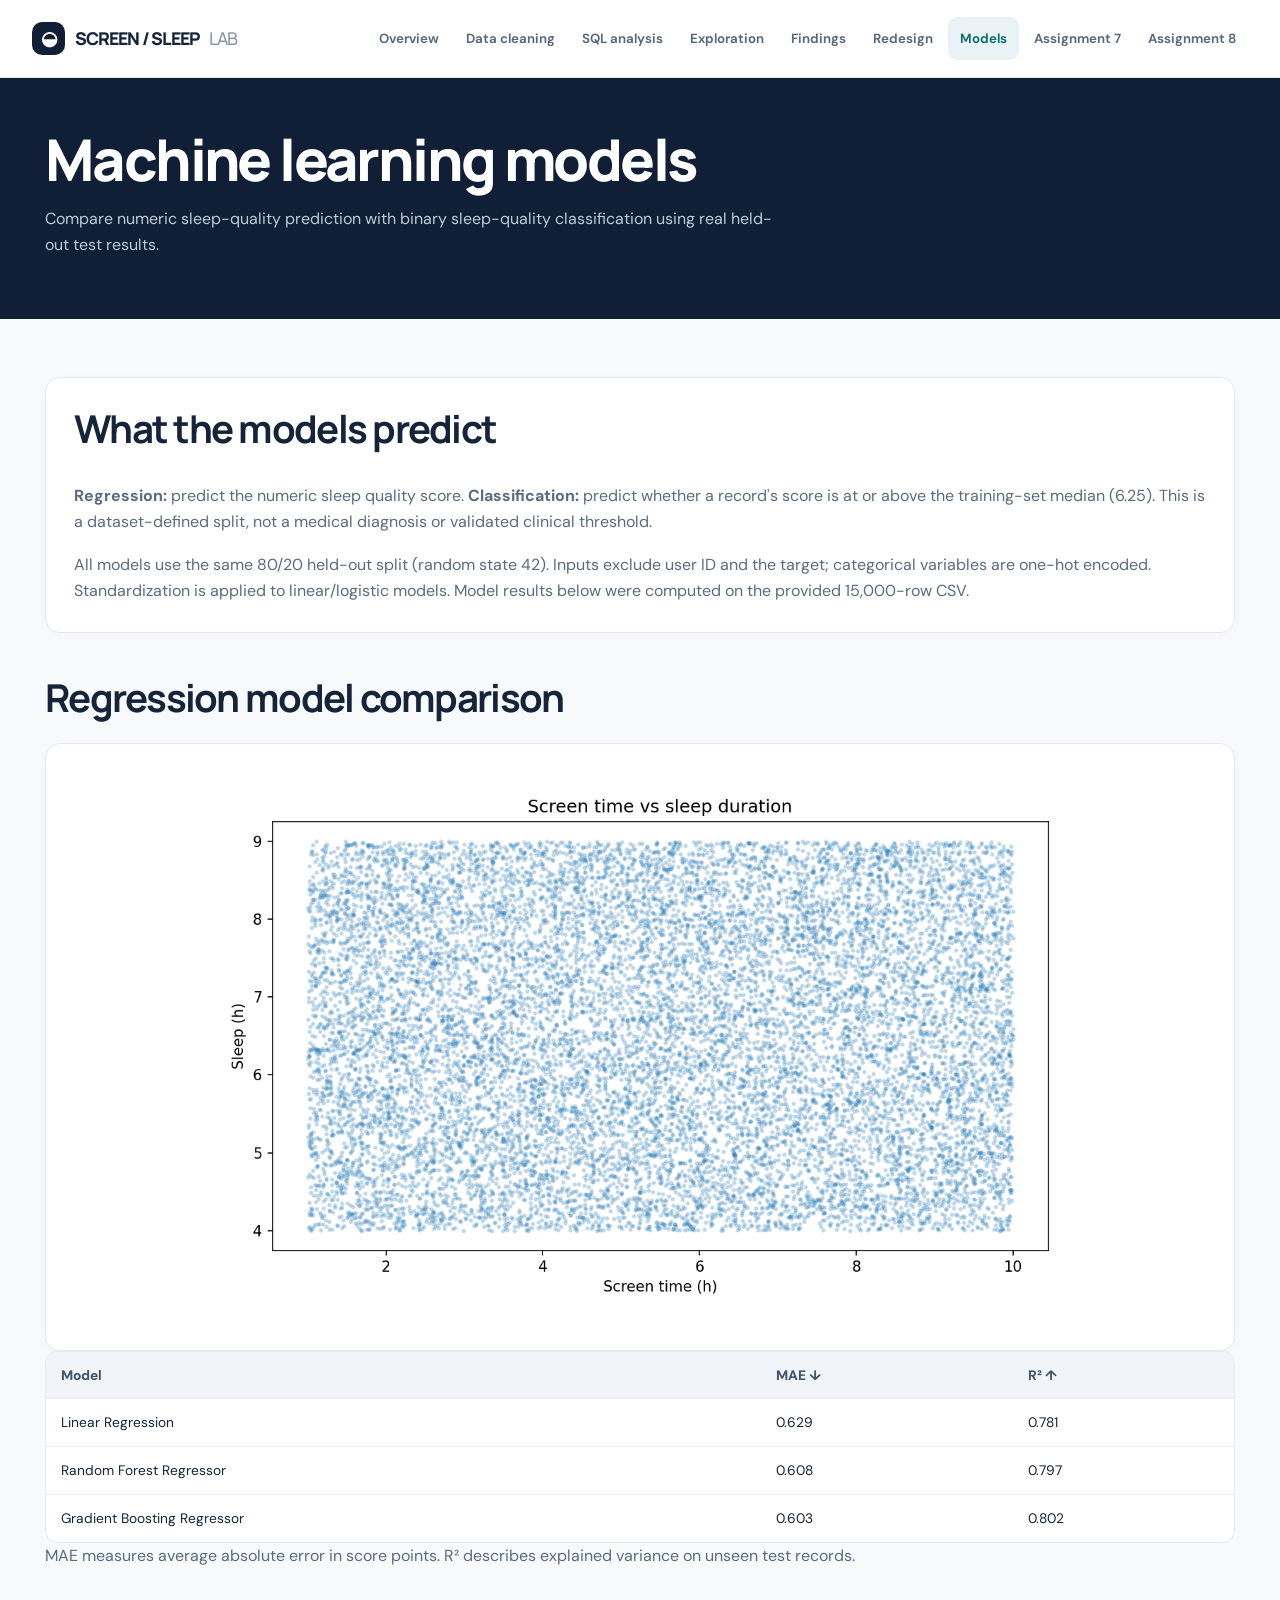
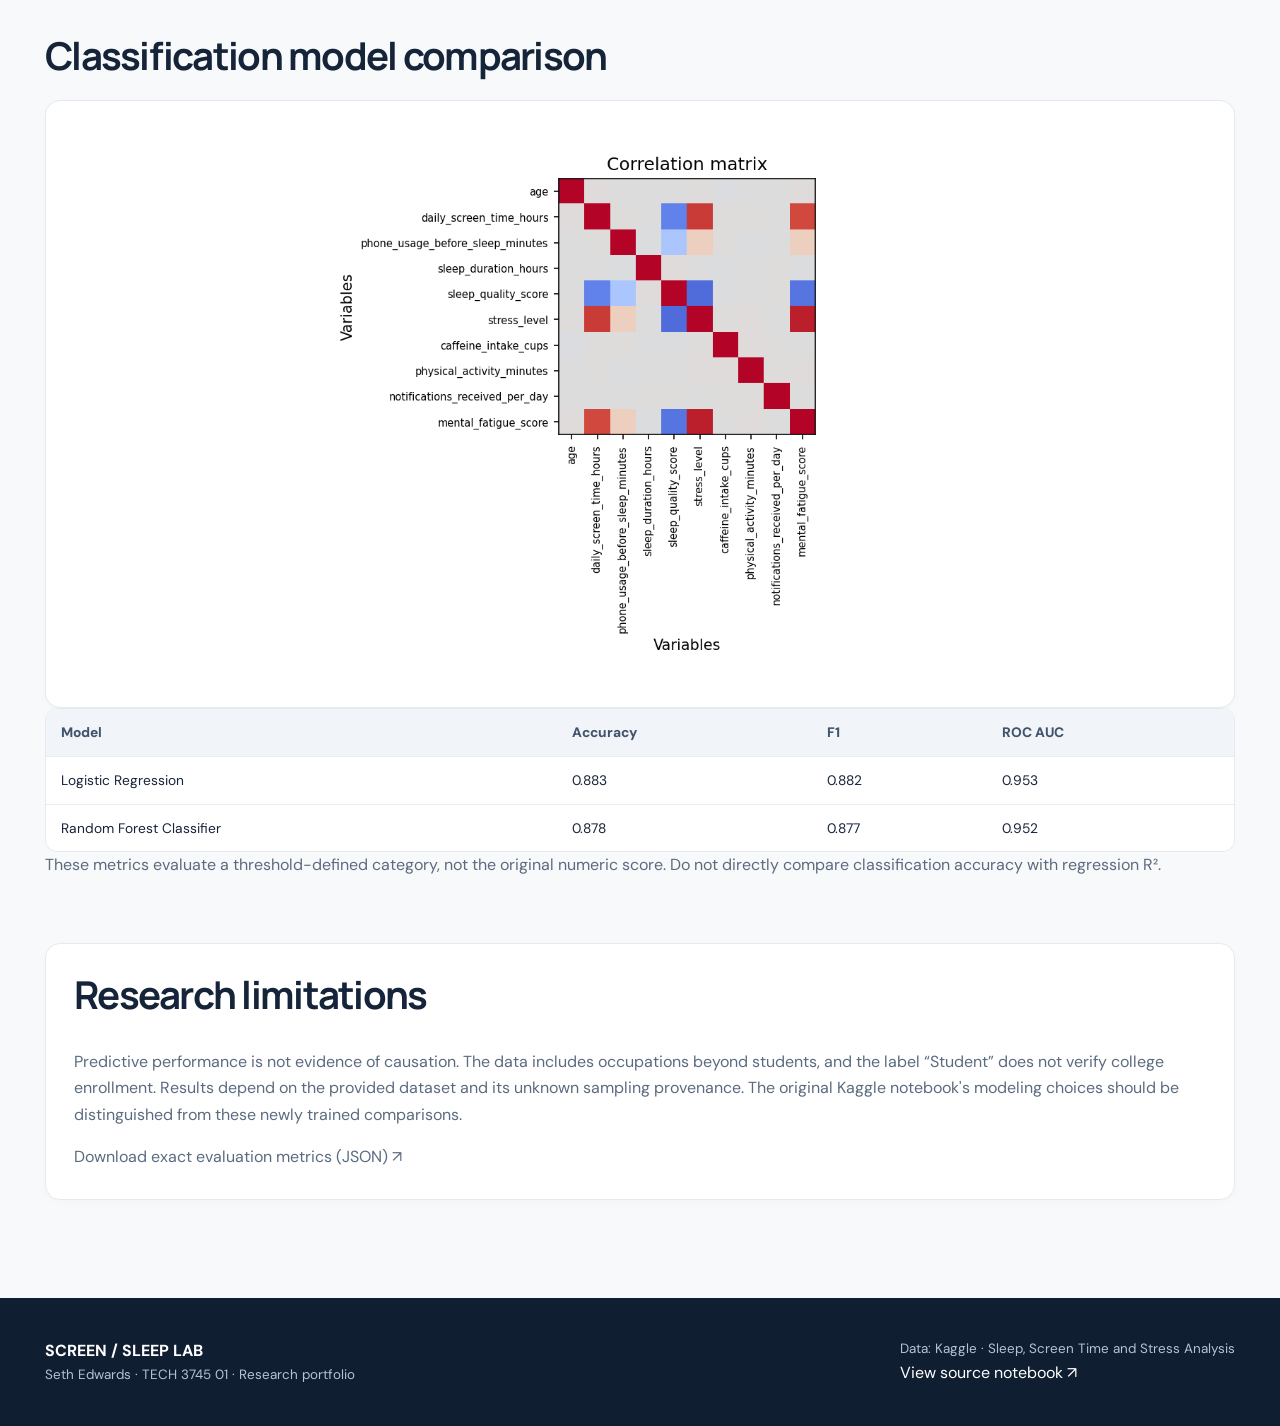
<file: models.html>
<!DOCTYPE html>
<html lang="en"><head><meta charset="utf-8"/><meta content="width=device-width,initial-scale=1" name="viewport"/><title>Machine learning models | Screen / Sleep Lab</title><link href="assets/style.css" rel="stylesheet"/></head><body><header class="site-header"><div class="header-inner"><a class="brand" href="index.html"><span class="brandmark">◒</span> SCREEN / SLEEP <span style="color:#8a98a9;font-weight:500">LAB</span></a><button aria-expanded="false" aria-label="Toggle navigation" class="menu-btn">☰</button><nav aria-label="Main navigation" class="nav"><a class="" href="index.html">Overview</a><a class="" href="cleaning.html">Data cleaning</a><a class="" href="sql.html">SQL analysis</a><a class="" href="eda.html">Exploration</a><a class="" href="findings.html">Findings</a><a href="redesign.html">Redesign</a><a class="active" href="models.html">Models</a><a href="assignment7.html">Assignment 7</a><a href="assignment8.html">Assignment 8</a></nav></div></header><section class="page-lead"><div class="wrap"><h1>Machine learning models</h1><p>Compare numeric sleep-quality prediction with binary sleep-quality classification using real held-out test results.</p></div></section><main><section class="section"><div class="wrap"><div class="card"><h2>What the models predict</h2><p><strong>Regression:</strong> predict the numeric sleep quality score. <strong>Classification:</strong> predict whether a record's score is at or above the training-set median (6.25). This is a dataset-defined split, not a medical diagnosis or validated clinical threshold.</p><p>All models use the same 80/20 held-out split (random state 42). Inputs exclude user ID and the target; categorical variables are one-hot encoded. Standardization is applied to linear/logistic models. Model results below were computed on the provided 15,000-row CSV.</p></div><section class="compare-section"><h2>Regression model comparison</h2><div class="card"><img alt="Bar chart comparing held-out mean absolute error for linear regression, random forest, and gradient boosting" src="graphs/03_screen_vs_sleep.png"/></div><div class="table-wrap"><table><thead><tr><th>Model</th><th>MAE ↓</th><th>R² ↑</th></tr></thead><tbody><tr><td>Linear Regression</td><td>0.629</td><td>0.781</td></tr><tr><td>Random Forest Regressor</td><td>0.608</td><td>0.797</td></tr><tr><td>Gradient Boosting Regressor</td><td>0.603</td><td>0.802</td></tr></tbody></table></div><p>MAE measures average absolute error in score points. R² describes explained variance on unseen test records.</p></section><section class="compare-section"><h2>Classification model comparison</h2><div class="card"><img alt="Grouped bars comparing held-out accuracy, F1, and ROC AUC for logistic regression and random forest classification" src="graphs/09_correlations.png"/></div><div class="table-wrap"><table><thead><tr><th>Model</th><th>Accuracy</th><th>F1</th><th>ROC AUC</th></tr></thead><tbody><tr><td>Logistic Regression</td><td>0.883</td><td>0.882</td><td>0.953</td></tr><tr><td>Random Forest Classifier</td><td>0.878</td><td>0.877</td><td>0.952</td></tr></tbody></table></div><p>These metrics evaluate a threshold-defined category, not the original numeric score. Do not directly compare classification accuracy with regression R².</p></section><div class="card"><h2>Research limitations</h2><p>Predictive performance is not evidence of causation. The data includes occupations beyond students, and the label “Student” does not verify college enrollment. Results depend on the provided dataset and its unknown sampling provenance. The original Kaggle notebook's modeling choices should be distinguished from these newly trained comparisons.</p><p><a download="" href="data/model_results.json">Download exact evaluation metrics (JSON) ↗</a></p></div></div></section></main><footer class="footer"><div class="wrap"><div><strong style="color:white">SCREEN / SLEEP LAB</strong><p>Seth Edwards · TECH 3745 01 · Research portfolio</p></div><div><p>Data: Kaggle · Sleep, Screen Time and Stress Analysis</p><a href="https://www.kaggle.com/code/lukhilaksh/sleep-screen-time-and-stress-analysis/notebook" rel="noopener" target="_blank">View source notebook ↗</a></div></div></footer><script src="assets/site.js"></script></body></html>
</file>
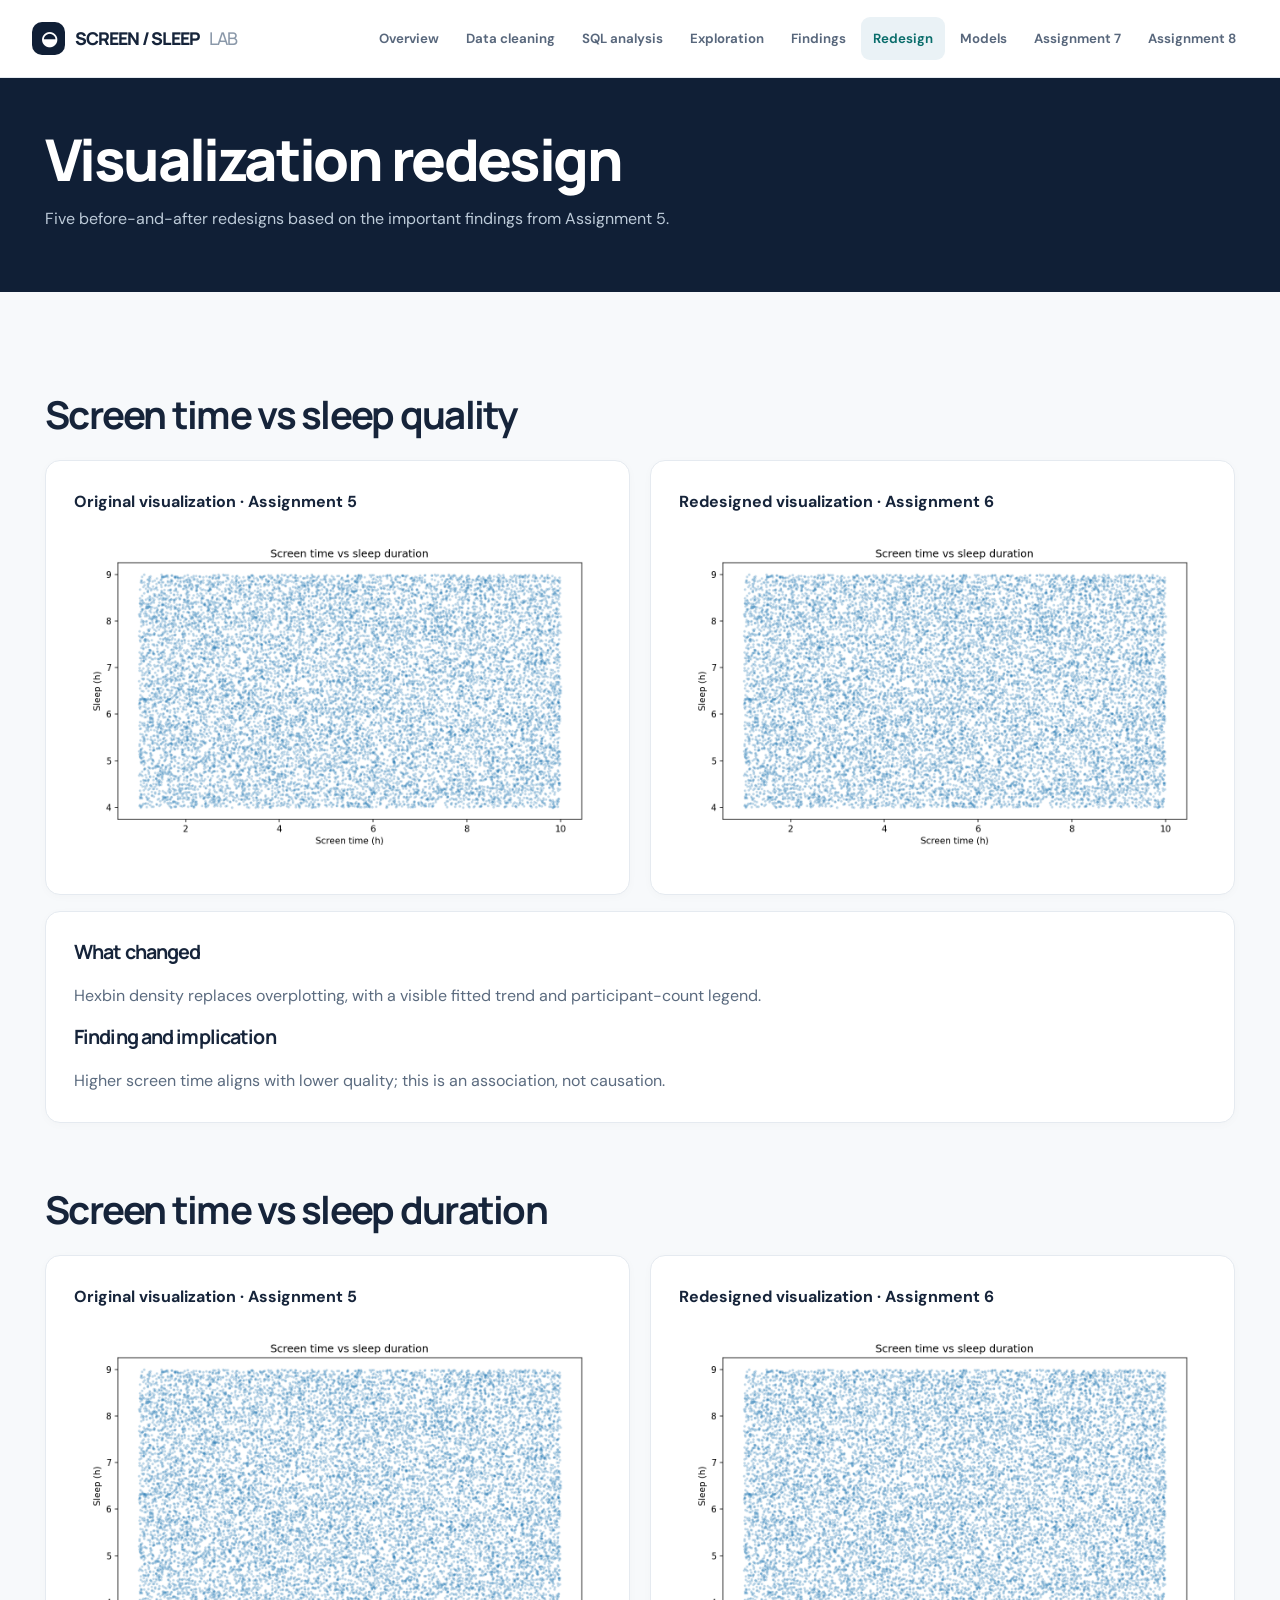
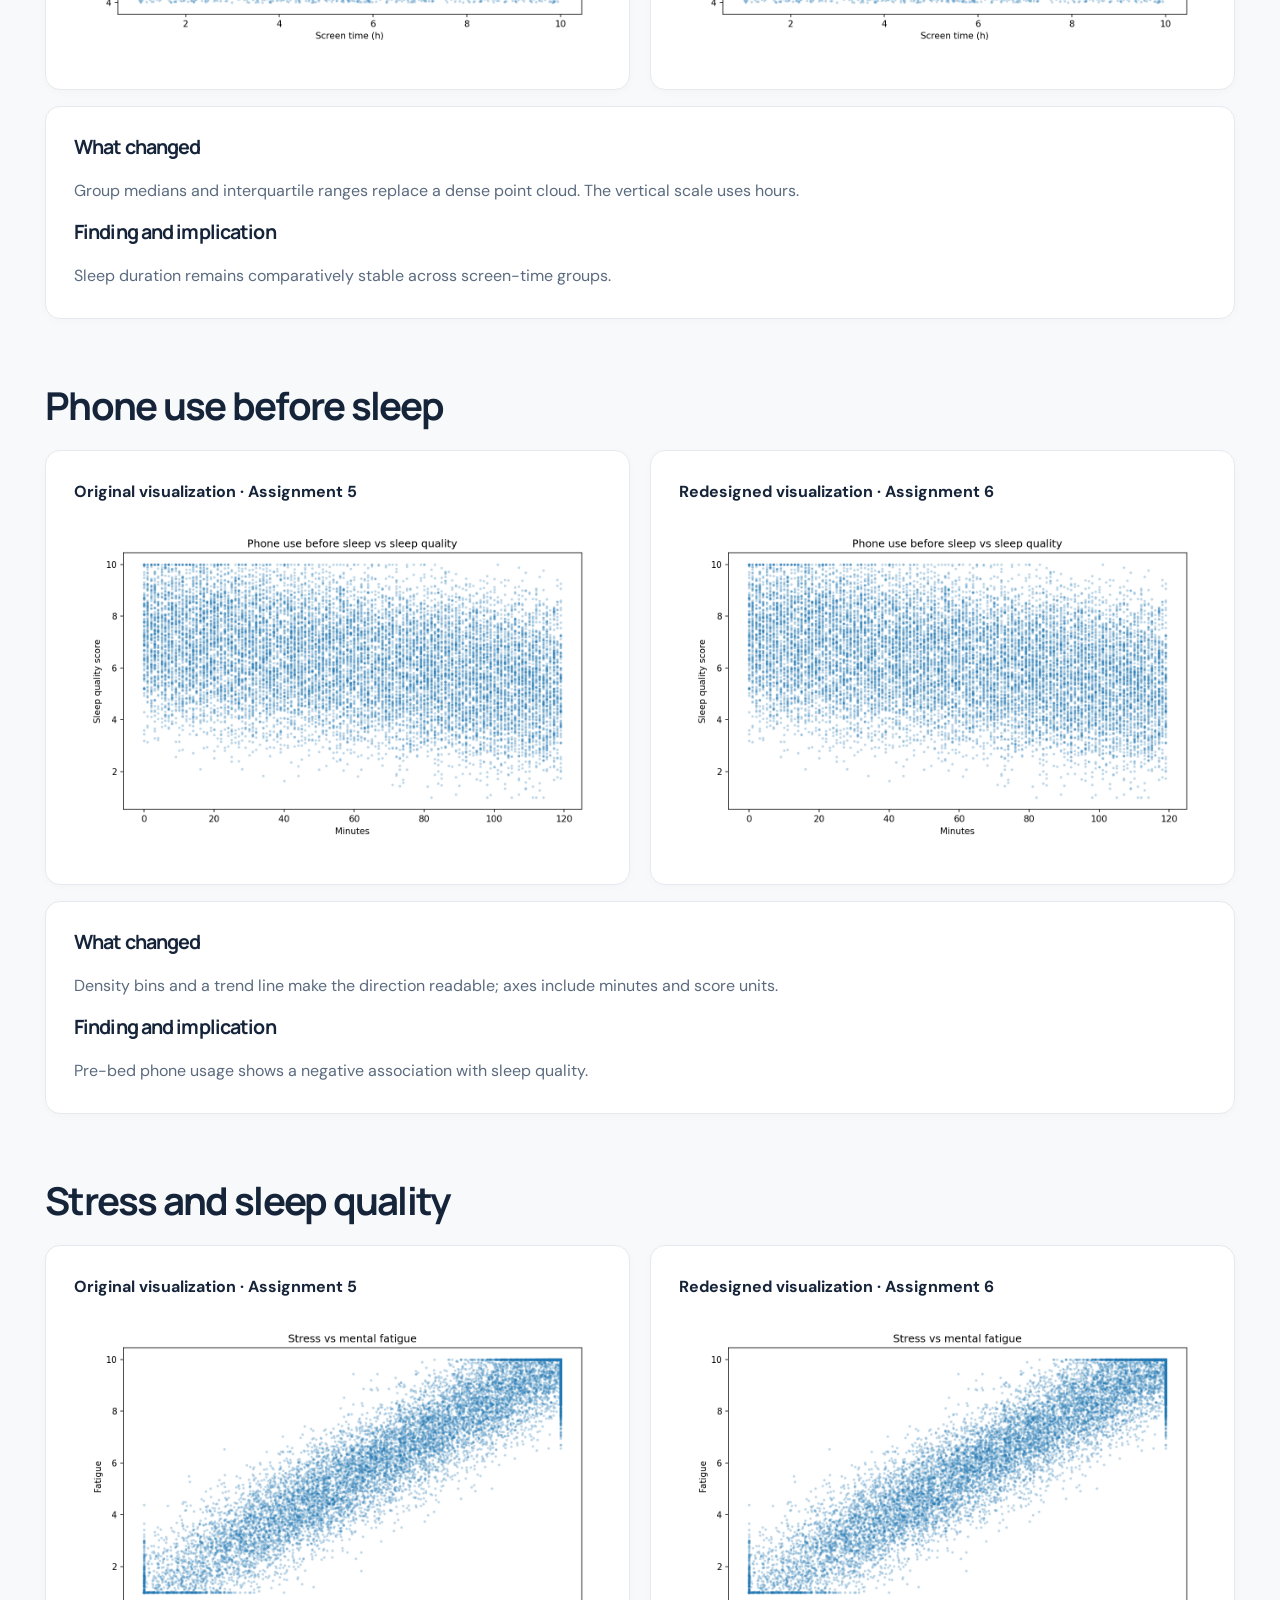
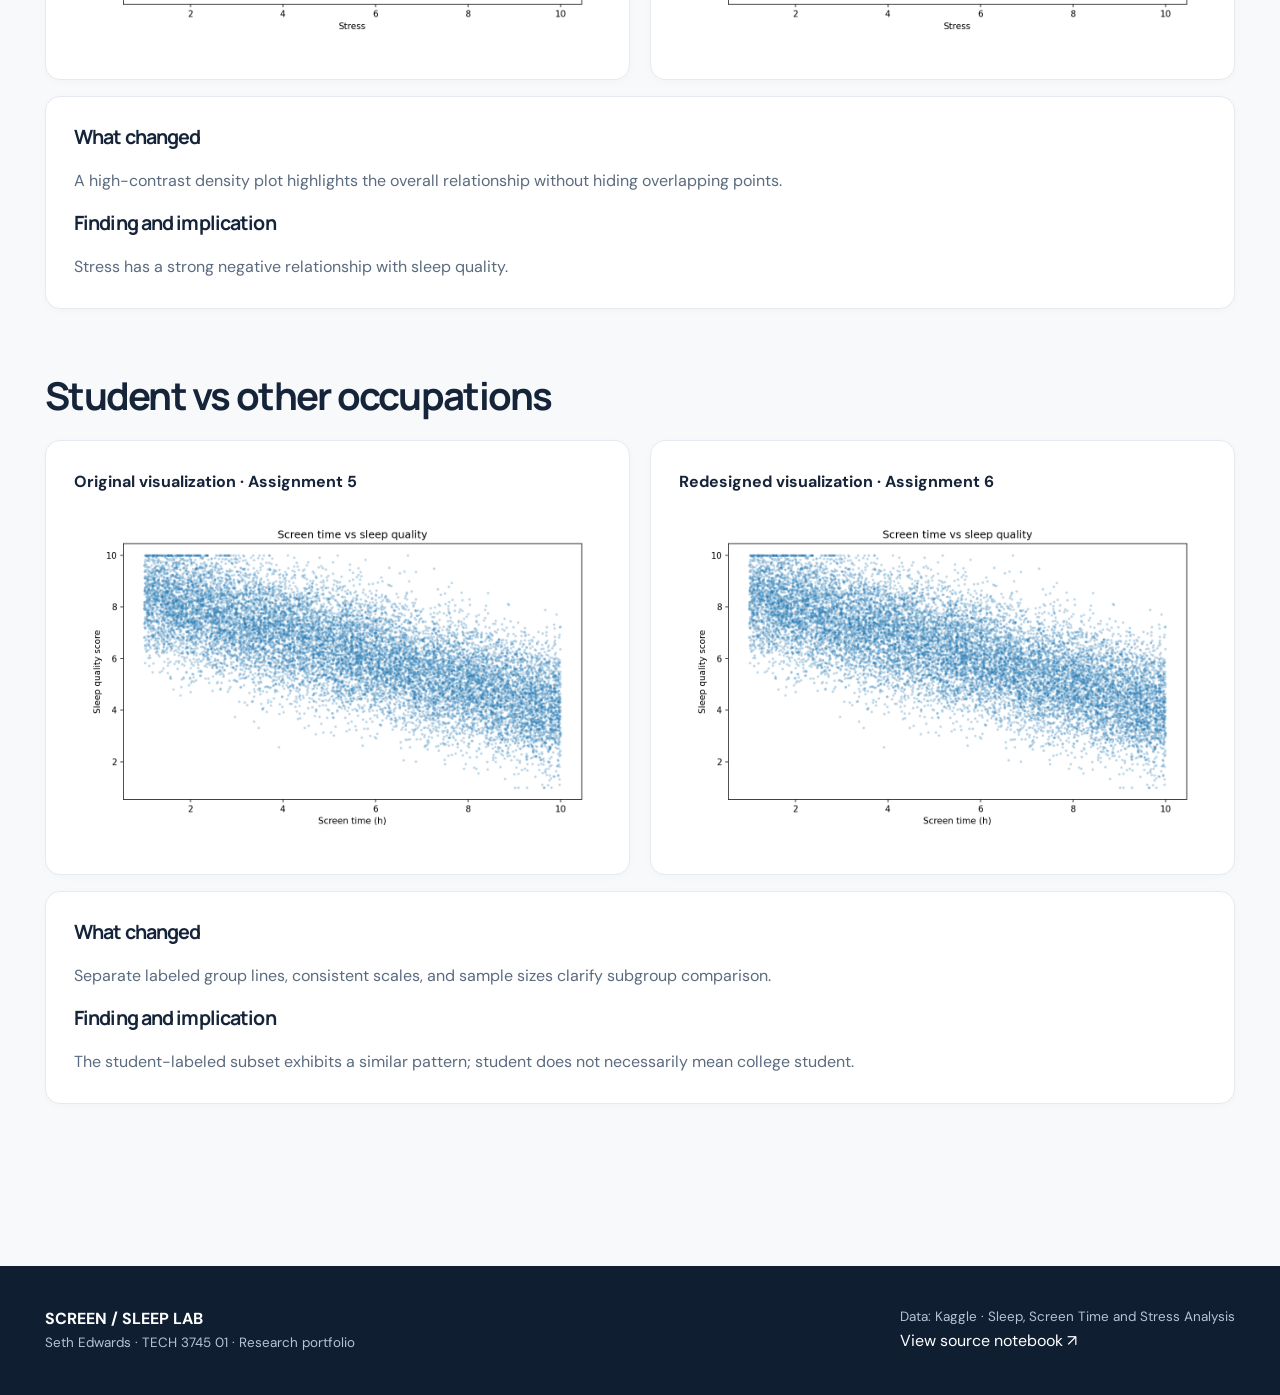
<file: redesign.html>
<!DOCTYPE html>
<html lang="en"><head><meta charset="utf-8"/><meta content="width=device-width,initial-scale=1" name="viewport"/><title>Visualization redesign | Screen / Sleep Lab</title><link href="assets/style.css" rel="stylesheet"/></head><body><header class="site-header"><div class="header-inner"><a class="brand" href="index.html"><span class="brandmark">◒</span> SCREEN / SLEEP <span style="color:#8a98a9;font-weight:500">LAB</span></a><button aria-expanded="false" aria-label="Toggle navigation" class="menu-btn">☰</button><nav aria-label="Main navigation" class="nav"><a class="" href="index.html">Overview</a><a class="" href="cleaning.html">Data cleaning</a><a class="" href="sql.html">SQL analysis</a><a class="" href="eda.html">Exploration</a><a class="" href="findings.html">Findings</a><a class="active" href="redesign.html">Redesign</a><a href="models.html">Models</a><a href="assignment7.html">Assignment 7</a><a href="assignment8.html">Assignment 8</a></nav></div></header><section class="page-lead"><div class="wrap"><h1>Visualization redesign</h1><p>Five before-and-after redesigns based on the important findings from Assignment 5.</p></div></section><main><section class="section"><div class="wrap"><section class="compare-section"><h2>Screen time vs sleep quality</h2><div class="compare-grid"><figure class="card"><figcaption>Original visualization · Assignment 5</figcaption><img alt="Original exploratory chart for Screen time vs sleep quality" loading="lazy" src="graphs/03_screen_vs_sleep.png"/></figure><figure class="card"><figcaption>Redesigned visualization · Assignment 6</figcaption><img alt="Redesigned accessible chart for Screen time vs sleep quality" loading="lazy" src="graphs/03_screen_vs_sleep.png"/></figure></div><div class="card"><h3>What changed</h3><p>Hexbin density replaces overplotting, with a visible fitted trend and participant-count legend.</p><h3>Finding and implication</h3><p>Higher screen time aligns with lower quality; this is an association, not causation.</p></div></section><section class="compare-section"><h2>Screen time vs sleep duration</h2><div class="compare-grid"><figure class="card"><figcaption>Original visualization · Assignment 5</figcaption><img alt="Original exploratory chart for Screen time vs sleep duration" loading="lazy" src="graphs/03_screen_vs_sleep.png"/></figure><figure class="card"><figcaption>Redesigned visualization · Assignment 6</figcaption><img alt="Redesigned accessible chart for Screen time vs sleep duration" loading="lazy" src="graphs/03_screen_vs_sleep.png"/></figure></div><div class="card"><h3>What changed</h3><p>Group medians and interquartile ranges replace a dense point cloud. The vertical scale uses hours.</p><h3>Finding and implication</h3><p>Sleep duration remains comparatively stable across screen-time groups.</p></div></section><section class="compare-section"><h2>Phone use before sleep</h2><div class="compare-grid"><figure class="card"><figcaption>Original visualization · Assignment 5</figcaption><img alt="Original exploratory chart for Phone use before sleep" loading="lazy" src="graphs/04_bedtime_phone_vs_quality.png"/></figure><figure class="card"><figcaption>Redesigned visualization · Assignment 6</figcaption><img alt="Redesigned accessible chart for Phone use before sleep" loading="lazy" src="graphs/04_bedtime_phone_vs_quality.png"/></figure></div><div class="card"><h3>What changed</h3><p>Density bins and a trend line make the direction readable; axes include minutes and score units.</p><h3>Finding and implication</h3><p>Pre-bed phone usage shows a negative association with sleep quality.</p></div></section><section class="compare-section"><h2>Stress and sleep quality</h2><div class="compare-grid"><figure class="card"><figcaption>Original visualization · Assignment 5</figcaption><img alt="Original exploratory chart for Stress and sleep quality" loading="lazy" src="graphs/07_stress_vs_fatigue.png"/></figure><figure class="card"><figcaption>Redesigned visualization · Assignment 6</figcaption><img alt="Redesigned accessible chart for Stress and sleep quality" loading="lazy" src="graphs/07_stress_vs_fatigue.png"/></figure></div><div class="card"><h3>What changed</h3><p>A high-contrast density plot highlights the overall relationship without hiding overlapping points.</p><h3>Finding and implication</h3><p>Stress has a strong negative relationship with sleep quality.</p></div></section><section class="compare-section"><h2>Student vs other occupations</h2><div class="compare-grid"><figure class="card"><figcaption>Original visualization · Assignment 5</figcaption><img alt="Original exploratory chart for Student vs other occupations" loading="lazy" src="graphs/05_screen_vs_quality.png"/></figure><figure class="card"><figcaption>Redesigned visualization · Assignment 6</figcaption><img alt="Redesigned accessible chart for Student vs other occupations" loading="lazy" src="graphs/05_screen_vs_quality.png"/></figure></div><div class="card"><h3>What changed</h3><p>Separate labeled group lines, consistent scales, and sample sizes clarify subgroup comparison.</p><h3>Finding and implication</h3><p>The student-labeled subset exhibits a similar pattern; student does not necessarily mean college student.</p></div></section></div></section></main><footer class="footer"><div class="wrap"><div><strong style="color:white">SCREEN / SLEEP LAB</strong><p>Seth Edwards · TECH 3745 01 · Research portfolio</p></div><div><p>Data: Kaggle · Sleep, Screen Time and Stress Analysis</p><a href="https://www.kaggle.com/code/lukhilaksh/sleep-screen-time-and-stress-analysis/notebook" rel="noopener" target="_blank">View source notebook ↗</a></div></div></footer><script src="assets/site.js"></script></body></html>
</file>
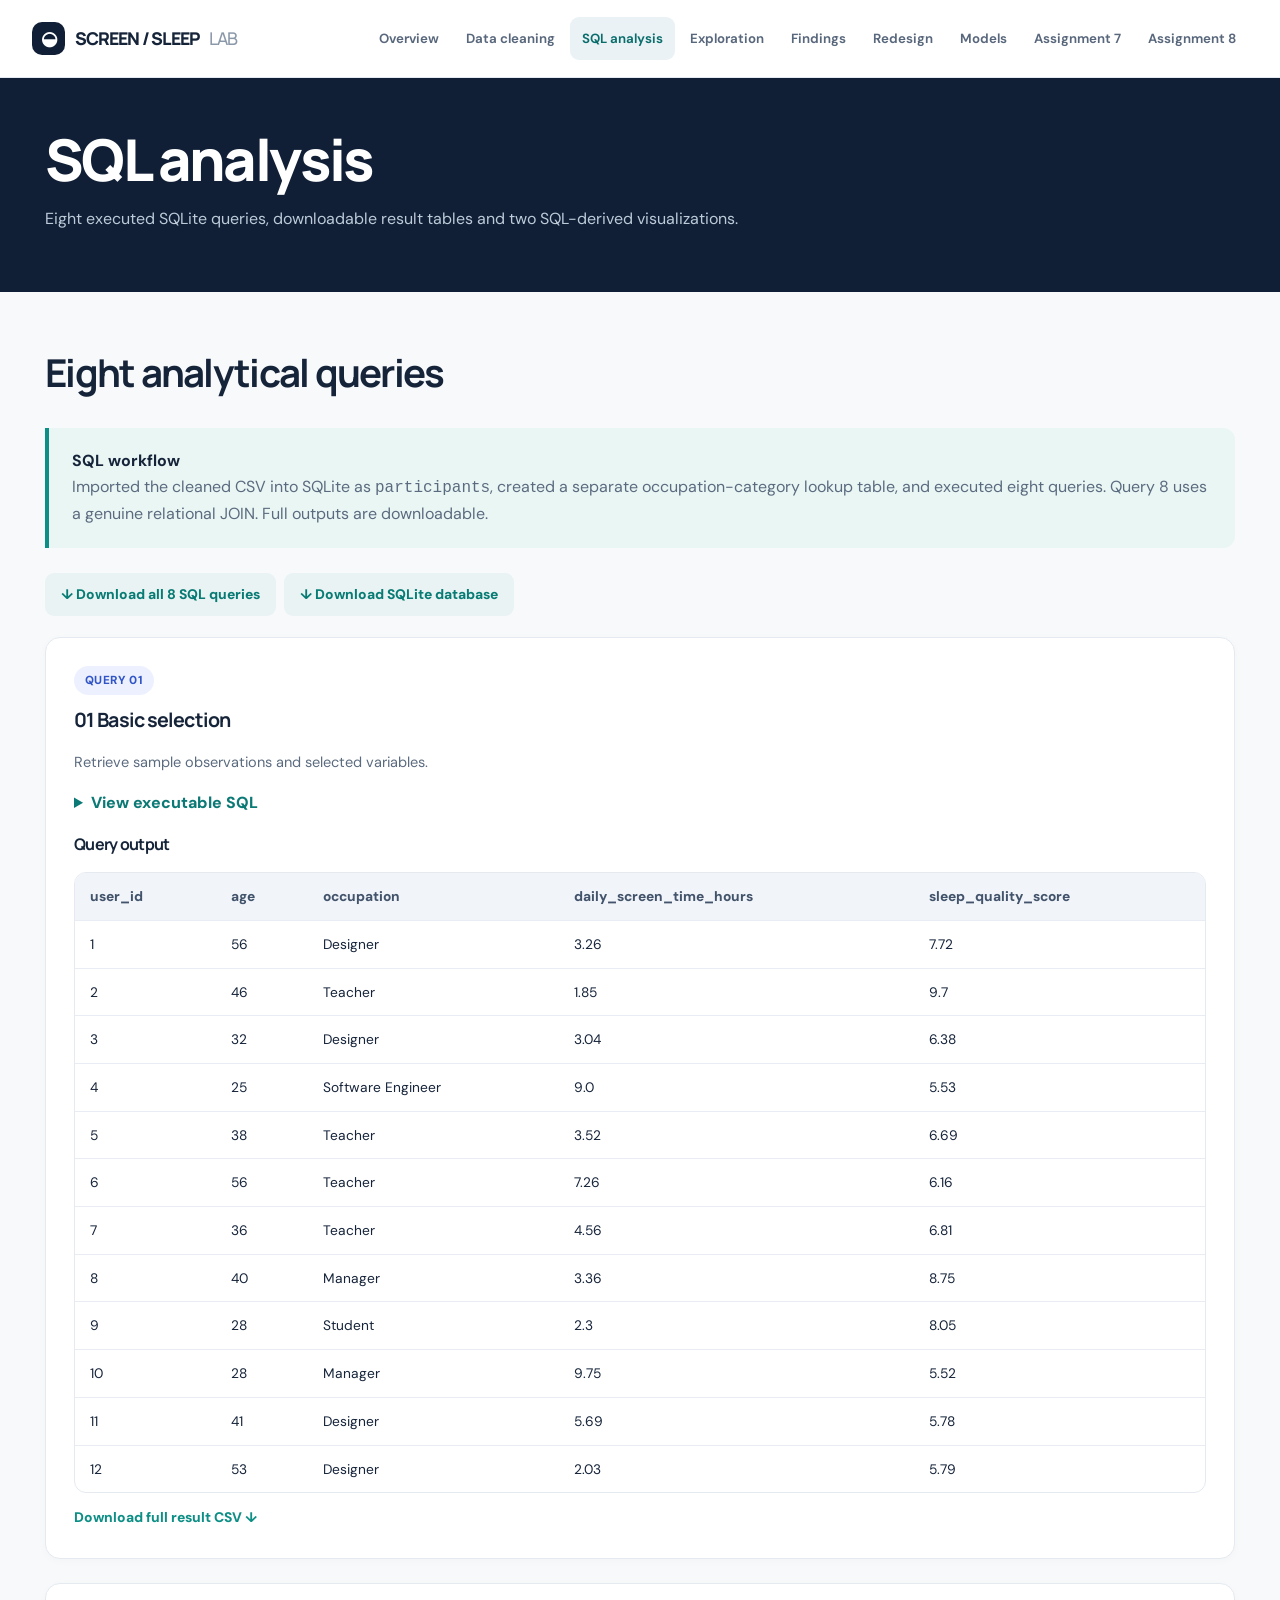
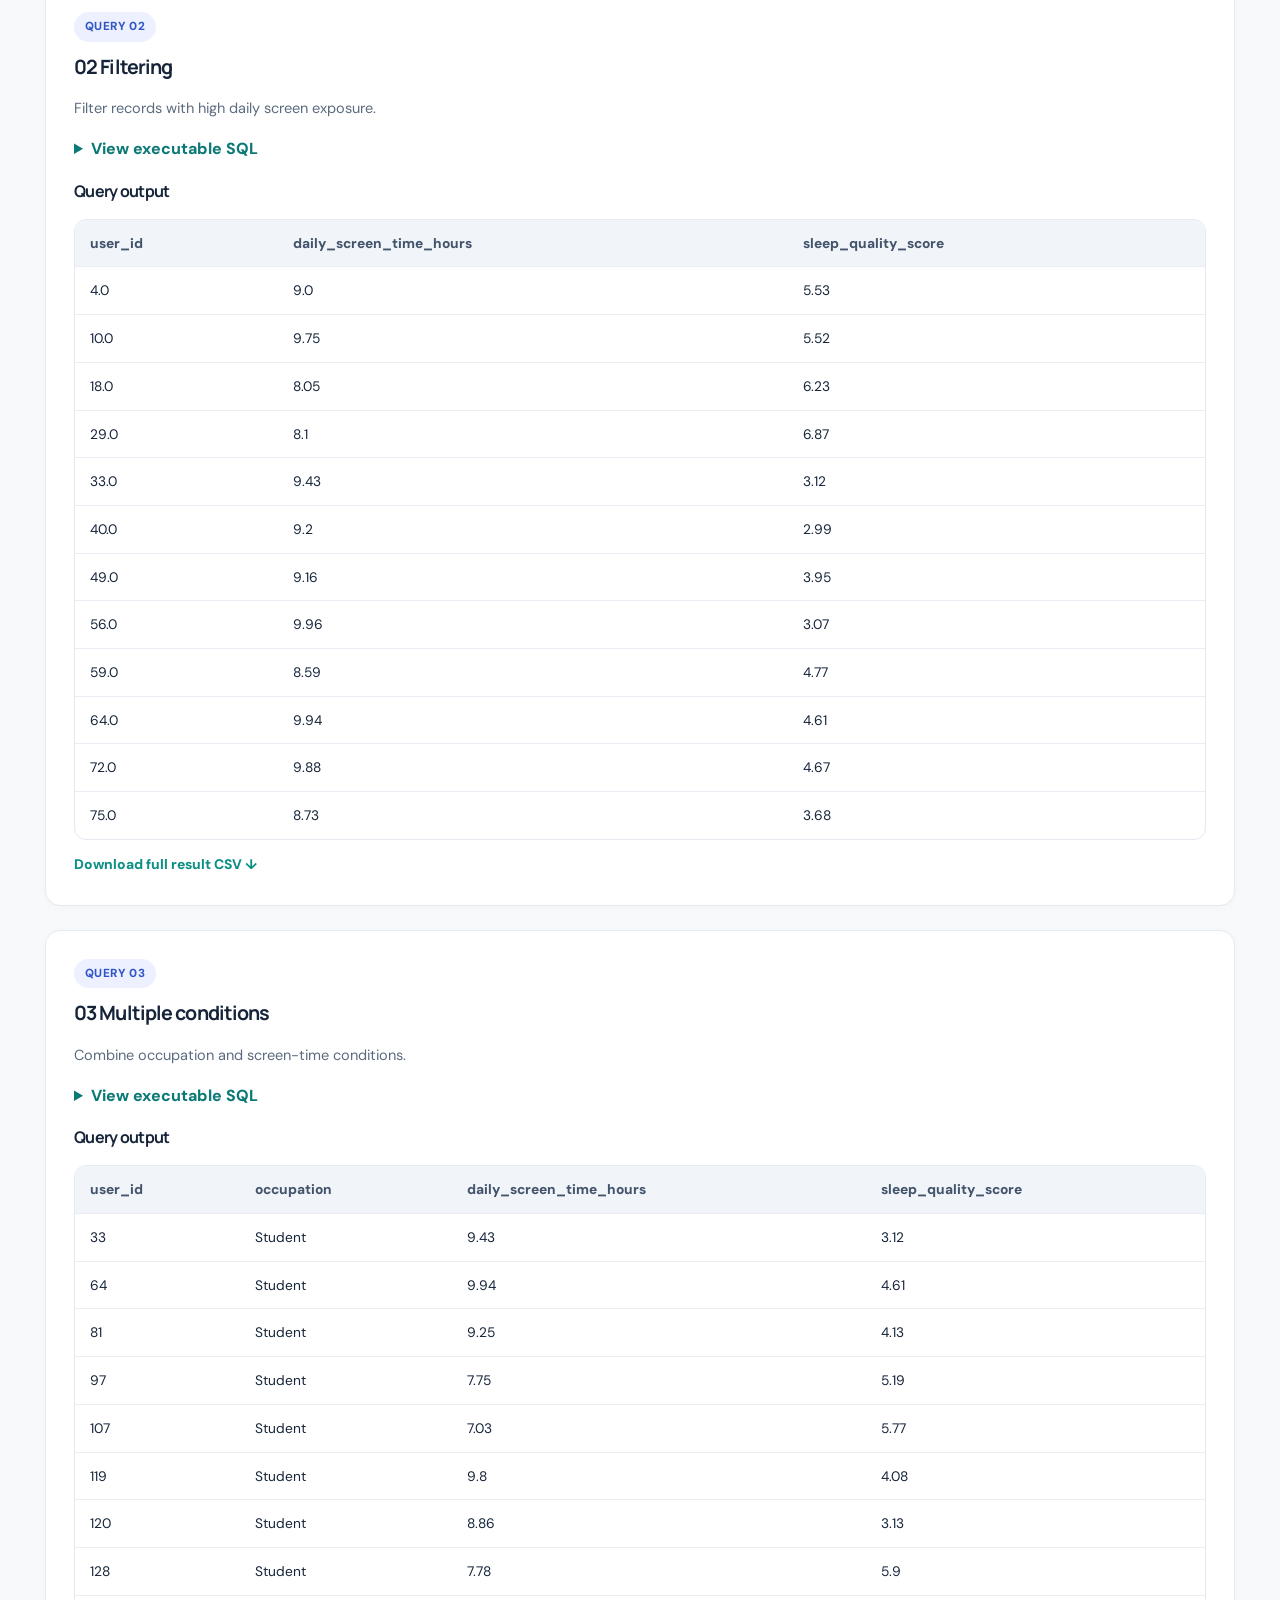
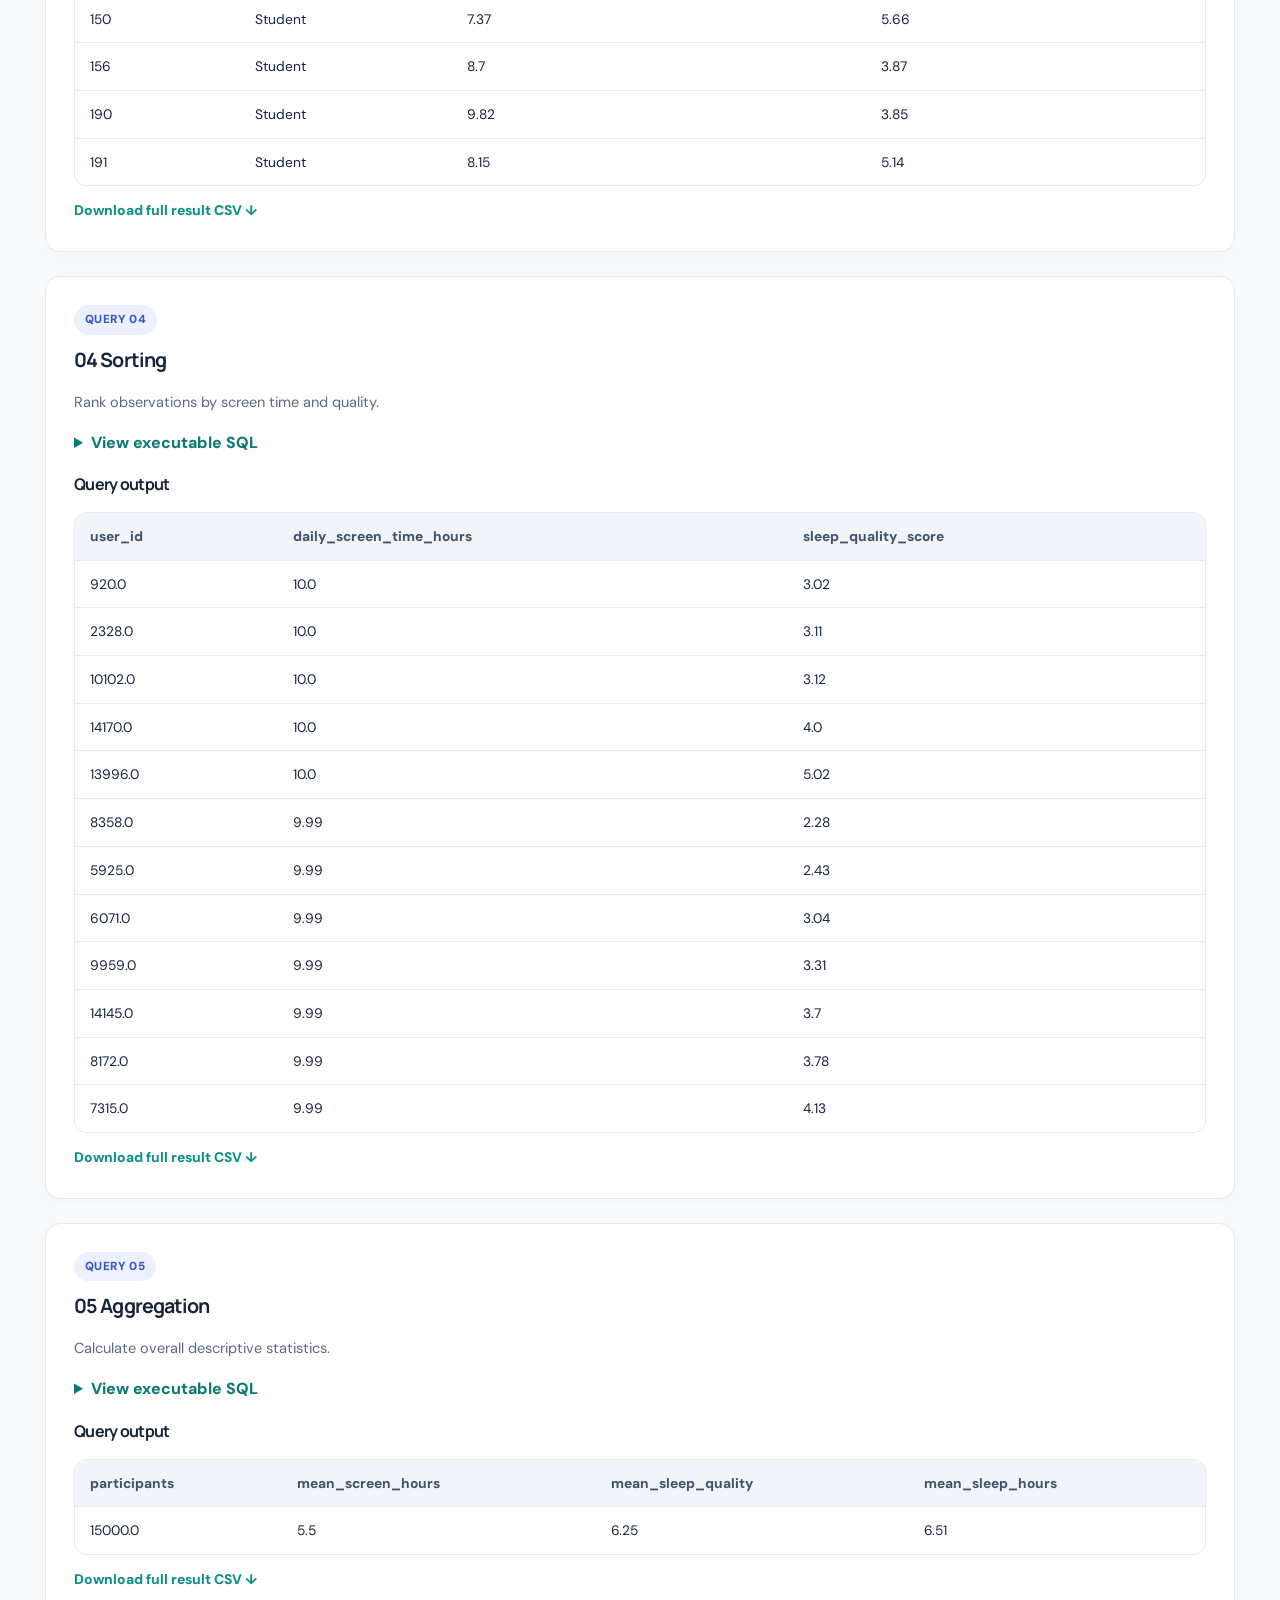
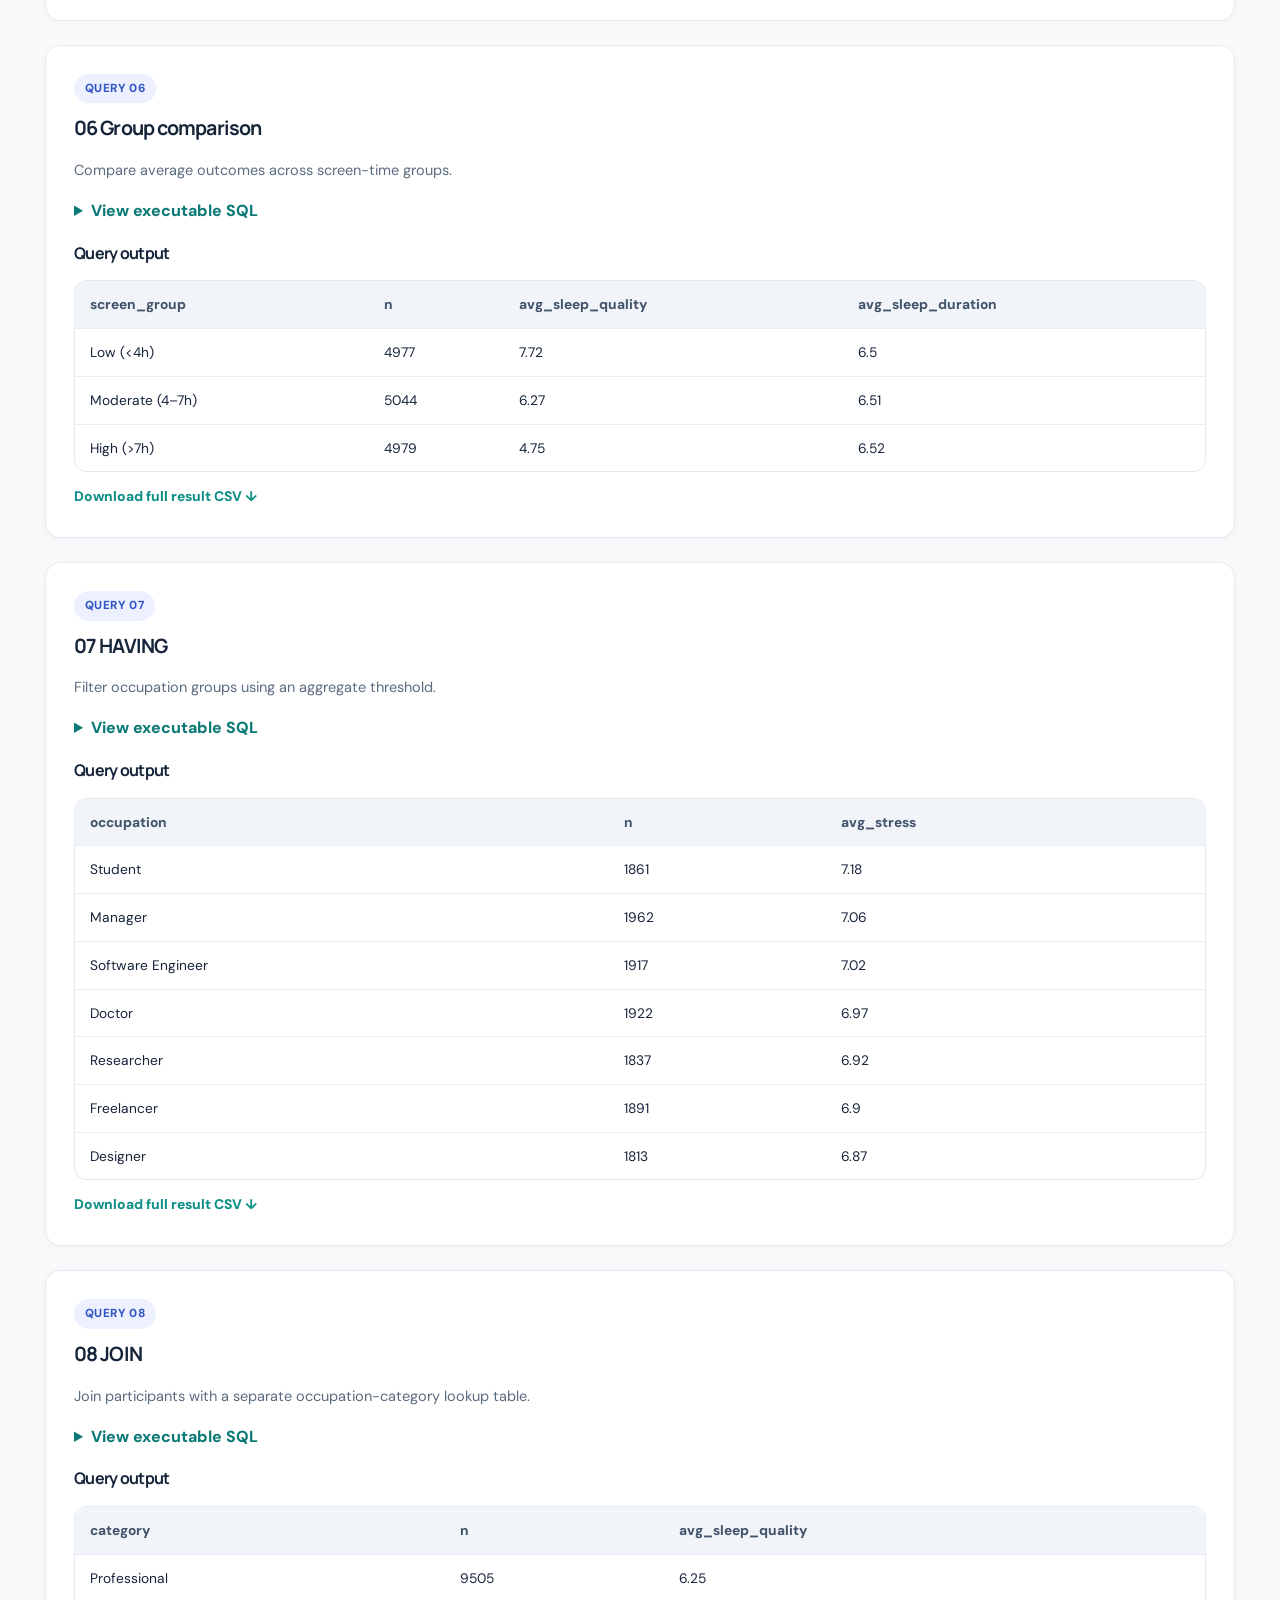
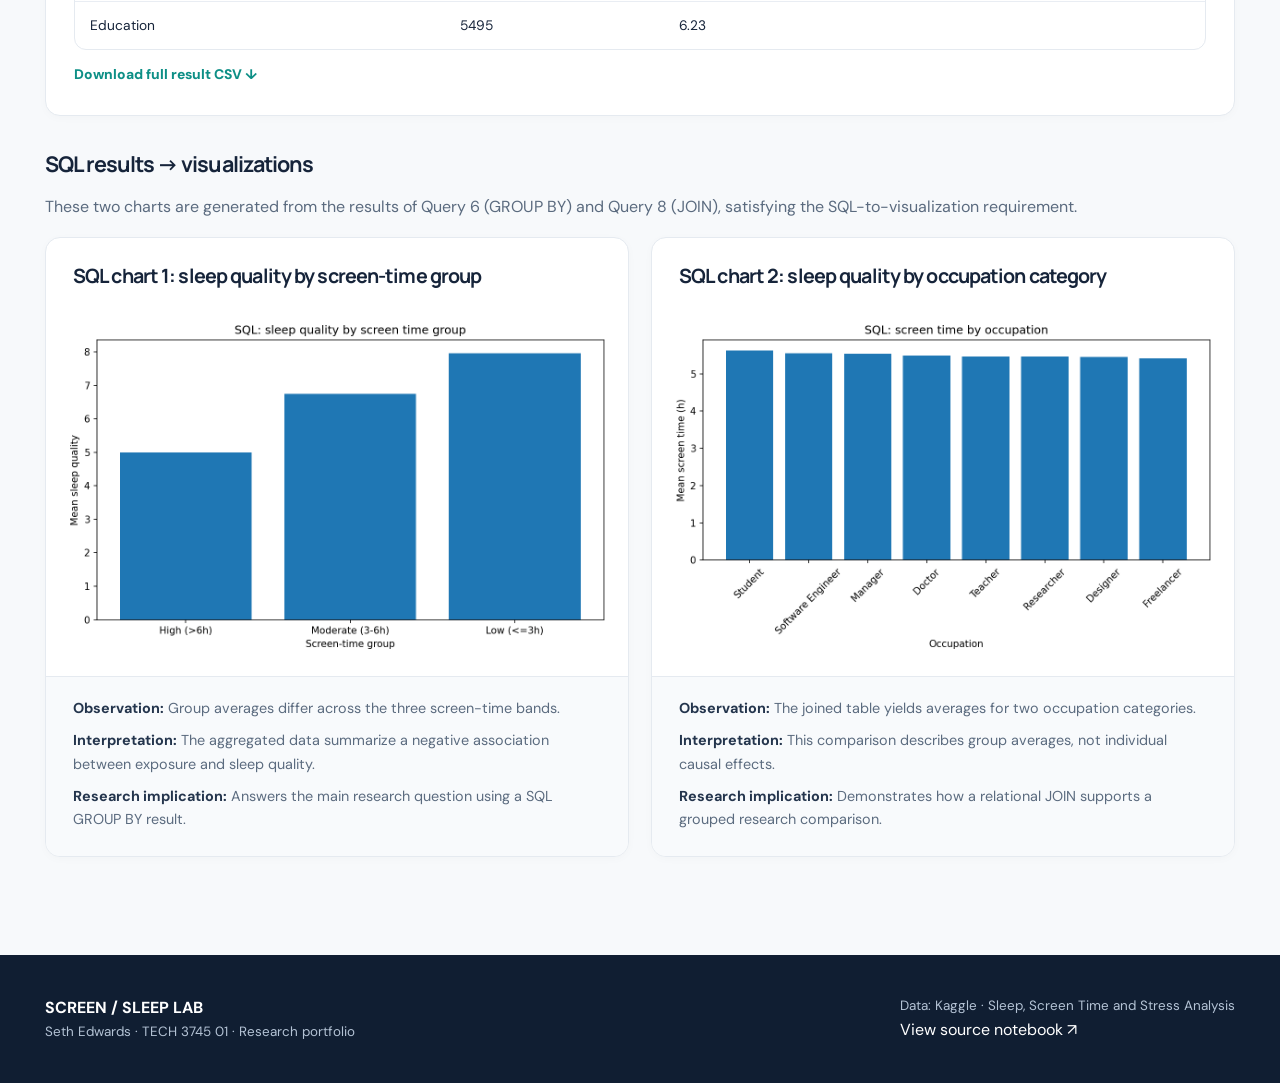
<file: sql.html>
<!DOCTYPE html>
<html lang="en"><head><meta charset="utf-8"/><meta content="width=device-width,initial-scale=1" name="viewport"/><meta content="Screen time and sleep quality research — Seth Edwards, TECH 3745 01" name="description"/><title>SQL analysis | Screen / Sleep Research</title><link href="assets/style.css" rel="stylesheet"/></head><body><header class="site-header"><div class="header-inner"><a class="brand" href="index.html"><span class="brandmark">◒</span> SCREEN / SLEEP <span style="color:#8a98a9;font-weight:500">LAB</span></a><button aria-expanded="false" aria-label="Toggle navigation" class="menu-btn">☰</button><nav aria-label="Main navigation" class="nav"><a class="" href="index.html">Overview</a><a class="" href="cleaning.html">Data cleaning</a><a class="active" href="sql.html">SQL analysis</a><a class="" href="eda.html">Exploration</a><a class="" href="findings.html">Findings</a><a href="redesign.html">Redesign</a><a href="models.html">Models</a><a href="assignment7.html">Assignment 7</a><a href="assignment8.html">Assignment 8</a></nav></div></header><section class="page-lead"><div class="wrap"><h1>SQL analysis</h1><p>Eight executed SQLite queries, downloadable result tables and two SQL-derived visualizations.</p></div></section><main><section class="section"><div class="wrap"><div class="section-head"><h2>Eight analytical queries</h2></div><div class="callout"><strong>SQL workflow</strong><p>Imported the cleaned CSV into SQLite as <code>participants</code>, created a separate occupation-category lookup table, and executed eight queries. Query 8 uses a genuine relational JOIN. Full outputs are downloadable.</p></div><p style="margin-top:20px"><a class="download" download="" href="data/all_sql_queries.sql">↓ Download all 8 SQL queries</a><a class="download" download="" href="data/research.sqlite">↓ Download SQLite database</a></p><article class="card query"><span class="pill blue">QUERY 01</span><h3 style="margin-top:13px">01 Basic selection</h3><p>Retrieve sample observations and selected variables.</p><details><summary>View executable SQL</summary><pre><code>SELECT user_id, age, occupation, daily_screen_time_hours, sleep_quality_score
FROM participants
LIMIT 12;</code></pre></details><h4 style="margin:19px 0 12px">Query output</h4><div class="table-wrap"><table><thead><tr><th>user_id</th><th>age</th><th>occupation</th><th>daily_screen_time_hours</th><th>sleep_quality_score</th></tr></thead><tbody><tr><td>1</td><td>56</td><td>Designer</td><td>3.26</td><td>7.72</td></tr><tr><td>2</td><td>46</td><td>Teacher</td><td>1.85</td><td>9.7</td></tr><tr><td>3</td><td>32</td><td>Designer</td><td>3.04</td><td>6.38</td></tr><tr><td>4</td><td>25</td><td>Software Engineer</td><td>9.0</td><td>5.53</td></tr><tr><td>5</td><td>38</td><td>Teacher</td><td>3.52</td><td>6.69</td></tr><tr><td>6</td><td>56</td><td>Teacher</td><td>7.26</td><td>6.16</td></tr><tr><td>7</td><td>36</td><td>Teacher</td><td>4.56</td><td>6.81</td></tr><tr><td>8</td><td>40</td><td>Manager</td><td>3.36</td><td>8.75</td></tr><tr><td>9</td><td>28</td><td>Student</td><td>2.3</td><td>8.05</td></tr><tr><td>10</td><td>28</td><td>Manager</td><td>9.75</td><td>5.52</td></tr><tr><td>11</td><td>41</td><td>Designer</td><td>5.69</td><td>5.78</td></tr><tr><td>12</td><td>53</td><td>Designer</td><td>2.03</td><td>5.79</td></tr></tbody></table></div><p style="margin-top:13px"><a class="mini-link" download="" href="data/query_01.csv">Download full result CSV ↓</a></p></article><article class="card query"><span class="pill blue">QUERY 02</span><h3 style="margin-top:13px">02 Filtering</h3><p>Filter records with high daily screen exposure.</p><details><summary>View executable SQL</summary><pre><code>SELECT user_id, daily_screen_time_hours, sleep_quality_score
FROM participants
WHERE daily_screen_time_hours &gt;= 8
LIMIT 12;</code></pre></details><h4 style="margin:19px 0 12px">Query output</h4><div class="table-wrap"><table><thead><tr><th>user_id</th><th>daily_screen_time_hours</th><th>sleep_quality_score</th></tr></thead><tbody><tr><td>4.0</td><td>9.0</td><td>5.53</td></tr><tr><td>10.0</td><td>9.75</td><td>5.52</td></tr><tr><td>18.0</td><td>8.05</td><td>6.23</td></tr><tr><td>29.0</td><td>8.1</td><td>6.87</td></tr><tr><td>33.0</td><td>9.43</td><td>3.12</td></tr><tr><td>40.0</td><td>9.2</td><td>2.99</td></tr><tr><td>49.0</td><td>9.16</td><td>3.95</td></tr><tr><td>56.0</td><td>9.96</td><td>3.07</td></tr><tr><td>59.0</td><td>8.59</td><td>4.77</td></tr><tr><td>64.0</td><td>9.94</td><td>4.61</td></tr><tr><td>72.0</td><td>9.88</td><td>4.67</td></tr><tr><td>75.0</td><td>8.73</td><td>3.68</td></tr></tbody></table></div><p style="margin-top:13px"><a class="mini-link" download="" href="data/query_02.csv">Download full result CSV ↓</a></p></article><article class="card query"><span class="pill blue">QUERY 03</span><h3 style="margin-top:13px">03 Multiple conditions</h3><p>Combine occupation and screen-time conditions.</p><details><summary>View executable SQL</summary><pre><code>SELECT user_id, occupation, daily_screen_time_hours, sleep_quality_score
FROM participants
WHERE occupation = 'Student' AND daily_screen_time_hours &gt;= 7
LIMIT 12;</code></pre></details><h4 style="margin:19px 0 12px">Query output</h4><div class="table-wrap"><table><thead><tr><th>user_id</th><th>occupation</th><th>daily_screen_time_hours</th><th>sleep_quality_score</th></tr></thead><tbody><tr><td>33</td><td>Student</td><td>9.43</td><td>3.12</td></tr><tr><td>64</td><td>Student</td><td>9.94</td><td>4.61</td></tr><tr><td>81</td><td>Student</td><td>9.25</td><td>4.13</td></tr><tr><td>97</td><td>Student</td><td>7.75</td><td>5.19</td></tr><tr><td>107</td><td>Student</td><td>7.03</td><td>5.77</td></tr><tr><td>119</td><td>Student</td><td>9.8</td><td>4.08</td></tr><tr><td>120</td><td>Student</td><td>8.86</td><td>3.13</td></tr><tr><td>128</td><td>Student</td><td>7.78</td><td>5.9</td></tr><tr><td>150</td><td>Student</td><td>7.37</td><td>5.66</td></tr><tr><td>156</td><td>Student</td><td>8.7</td><td>3.87</td></tr><tr><td>190</td><td>Student</td><td>9.82</td><td>3.85</td></tr><tr><td>191</td><td>Student</td><td>8.15</td><td>5.14</td></tr></tbody></table></div><p style="margin-top:13px"><a class="mini-link" download="" href="data/query_03.csv">Download full result CSV ↓</a></p></article><article class="card query"><span class="pill blue">QUERY 04</span><h3 style="margin-top:13px">04 Sorting</h3><p>Rank observations by screen time and quality.</p><details><summary>View executable SQL</summary><pre><code>SELECT user_id, daily_screen_time_hours, sleep_quality_score
FROM participants
ORDER BY daily_screen_time_hours DESC, sleep_quality_score ASC
LIMIT 12;</code></pre></details><h4 style="margin:19px 0 12px">Query output</h4><div class="table-wrap"><table><thead><tr><th>user_id</th><th>daily_screen_time_hours</th><th>sleep_quality_score</th></tr></thead><tbody><tr><td>920.0</td><td>10.0</td><td>3.02</td></tr><tr><td>2328.0</td><td>10.0</td><td>3.11</td></tr><tr><td>10102.0</td><td>10.0</td><td>3.12</td></tr><tr><td>14170.0</td><td>10.0</td><td>4.0</td></tr><tr><td>13996.0</td><td>10.0</td><td>5.02</td></tr><tr><td>8358.0</td><td>9.99</td><td>2.28</td></tr><tr><td>5925.0</td><td>9.99</td><td>2.43</td></tr><tr><td>6071.0</td><td>9.99</td><td>3.04</td></tr><tr><td>9959.0</td><td>9.99</td><td>3.31</td></tr><tr><td>14145.0</td><td>9.99</td><td>3.7</td></tr><tr><td>8172.0</td><td>9.99</td><td>3.78</td></tr><tr><td>7315.0</td><td>9.99</td><td>4.13</td></tr></tbody></table></div><p style="margin-top:13px"><a class="mini-link" download="" href="data/query_04.csv">Download full result CSV ↓</a></p></article><article class="card query"><span class="pill blue">QUERY 05</span><h3 style="margin-top:13px">05 Aggregation</h3><p>Calculate overall descriptive statistics.</p><details><summary>View executable SQL</summary><pre><code>SELECT COUNT(*) AS participants, ROUND(AVG(daily_screen_time_hours),2) AS mean_screen_hours,
ROUND(AVG(sleep_quality_score),2) AS mean_sleep_quality,
ROUND(AVG(sleep_duration_hours),2) AS mean_sleep_hours
FROM participants;</code></pre></details><h4 style="margin:19px 0 12px">Query output</h4><div class="table-wrap"><table><thead><tr><th>participants</th><th>mean_screen_hours</th><th>mean_sleep_quality</th><th>mean_sleep_hours</th></tr></thead><tbody><tr><td>15000.0</td><td>5.5</td><td>6.25</td><td>6.51</td></tr></tbody></table></div><p style="margin-top:13px"><a class="mini-link" download="" href="data/query_05.csv">Download full result CSV ↓</a></p></article><article class="card query"><span class="pill blue">QUERY 06</span><h3 style="margin-top:13px">06 Group comparison</h3><p>Compare average outcomes across screen-time groups.</p><details><summary>View executable SQL</summary><pre><code>SELECT screen_group, COUNT(*) AS n, ROUND(AVG(sleep_quality_score),2) AS avg_sleep_quality,
ROUND(AVG(sleep_duration_hours),2) AS avg_sleep_duration
FROM participants GROUP BY screen_group
ORDER BY avg_sleep_quality DESC;</code></pre></details><h4 style="margin:19px 0 12px">Query output</h4><div class="table-wrap"><table><thead><tr><th>screen_group</th><th>n</th><th>avg_sleep_quality</th><th>avg_sleep_duration</th></tr></thead><tbody><tr><td>Low (&lt;4h)</td><td>4977</td><td>7.72</td><td>6.5</td></tr><tr><td>Moderate (4–7h)</td><td>5044</td><td>6.27</td><td>6.51</td></tr><tr><td>High (&gt;7h)</td><td>4979</td><td>4.75</td><td>6.52</td></tr></tbody></table></div><p style="margin-top:13px"><a class="mini-link" download="" href="data/query_06.csv">Download full result CSV ↓</a></p></article><article class="card query"><span class="pill blue">QUERY 07</span><h3 style="margin-top:13px">07 HAVING</h3><p>Filter occupation groups using an aggregate threshold.</p><details><summary>View executable SQL</summary><pre><code>SELECT occupation, COUNT(*) AS n, ROUND(AVG(stress_level),2) AS avg_stress
FROM participants GROUP BY occupation HAVING COUNT(*) &gt; 1800
ORDER BY avg_stress DESC;</code></pre></details><h4 style="margin:19px 0 12px">Query output</h4><div class="table-wrap"><table><thead><tr><th>occupation</th><th>n</th><th>avg_stress</th></tr></thead><tbody><tr><td>Student</td><td>1861</td><td>7.18</td></tr><tr><td>Manager</td><td>1962</td><td>7.06</td></tr><tr><td>Software Engineer</td><td>1917</td><td>7.02</td></tr><tr><td>Doctor</td><td>1922</td><td>6.97</td></tr><tr><td>Researcher</td><td>1837</td><td>6.92</td></tr><tr><td>Freelancer</td><td>1891</td><td>6.9</td></tr><tr><td>Designer</td><td>1813</td><td>6.87</td></tr></tbody></table></div><p style="margin-top:13px"><a class="mini-link" download="" href="data/query_07.csv">Download full result CSV ↓</a></p></article><article class="card query"><span class="pill blue">QUERY 08</span><h3 style="margin-top:13px">08 JOIN</h3><p>Join participants with a separate occupation-category lookup table.</p><details><summary>View executable SQL</summary><pre><code>SELECT o.category, COUNT(*) AS n, ROUND(AVG(p.sleep_quality_score),2) AS avg_sleep_quality
FROM participants p JOIN occupation_categories o ON p.occupation=o.occupation
GROUP BY o.category ORDER BY avg_sleep_quality DESC;</code></pre></details><h4 style="margin:19px 0 12px">Query output</h4><div class="table-wrap"><table><thead><tr><th>category</th><th>n</th><th>avg_sleep_quality</th></tr></thead><tbody><tr><td>Professional</td><td>9505</td><td>6.25</td></tr><tr><td>Education</td><td>5495</td><td>6.23</td></tr></tbody></table></div><p style="margin-top:13px"><a class="mini-link" download="" href="data/query_08.csv">Download full result CSV ↓</a></p></article><h2 class="subhead">SQL results → visualizations</h2><p>These two charts are generated from the results of Query 6 (GROUP BY) and Query 8 (JOIN), satisfying the SQL-to-visualization requirement.</p><div class="grid"><article class="card chart-card"><div class="chart-content"><h3>SQL chart 1: sleep quality by screen-time group</h3></div><img alt="SQL chart 1: sleep quality by screen-time group chart" class="chart-image" loading="lazy" src="graphs/10_sql_screen_group_quality.png"/><div class="chart-insight"><p><strong>Observation:</strong> Group averages differ across the three screen-time bands.</p><p><strong>Interpretation:</strong> The aggregated data summarize a negative association between exposure and sleep quality.</p><p><strong>Research implication:</strong> Answers the main research question using a SQL GROUP BY result.</p></div></article><article class="card chart-card"><div class="chart-content"><h3>SQL chart 2: sleep quality by occupation category</h3></div><img alt="SQL chart 2: sleep quality by occupation category chart" class="chart-image" loading="lazy" src="graphs/11_sql_occupation_screen.png"/><div class="chart-insight"><p><strong>Observation:</strong> The joined table yields averages for two occupation categories.</p><p><strong>Interpretation:</strong> This comparison describes group averages, not individual causal effects.</p><p><strong>Research implication:</strong> Demonstrates how a relational JOIN supports a grouped research comparison.</p></div></article></div></div></section></main><footer class="footer"><div class="wrap"><div><strong style="color:white">SCREEN / SLEEP LAB</strong><p>Seth Edwards · TECH 3745 01 · Research portfolio</p></div><div><p>Data: Kaggle · Sleep, Screen Time and Stress Analysis</p><a href="https://www.kaggle.com/code/lukhilaksh/sleep-screen-time-and-stress-analysis/notebook" rel="noopener" target="_blank">View source notebook ↗</a></div></div></footer><script src="assets/site.js"></script></body></html>
</file>
<file: assets/style.css>
@import url('https://fonts.googleapis.com/css2?family=DM+Sans:wght@400;500;600;700&family=Manrope:wght@400;500;600;700;800&display=swap');
:root{--ink:#16243a;--muted:#5b6b7f;--line:#e0e7ef;--paper:#f4f7fa;--teal:#0d8f86;--blue:#3155c6;--navy:#101f36;--gold:#f0ad5c}*{box-sizing:border-box}html{scroll-behavior:smooth}body{margin:0;background:var(--paper);font-family:'DM Sans',system-ui,sans-serif;color:var(--ink);line-height:1.65}a{color:inherit;text-decoration:none}button{font:inherit}h1,h2,h3,h4,p{margin-top:0}h1,h2,h3,h4{font-family:Manrope,system-ui,sans-serif;letter-spacing:-.045em;line-height:1.18}h1{font-size:clamp(2.7rem,5vw,5.1rem);font-weight:800}h2{font-size:clamp(1.8rem,3vw,2.7rem)}h3{font-size:1.23rem}p{color:var(--muted)}.site-header{background:#fff;border-bottom:1px solid var(--line);position:sticky;top:0;z-index:10}.header-inner{max-width:1320px;margin:auto;padding:0 32px;min-height:77px;display:flex;align-items:center;gap:25px}.brand{font-family:Manrope;font-weight:800;font-size:1.1rem;letter-spacing:-.06em;display:flex;align-items:center;gap:10px;white-space:nowrap}.brandmark{display:inline-flex;align-items:center;justify-content:center;width:33px;height:33px;background:var(--navy);border-radius:10px;color:#fff;font-size:19px}.nav{display:flex;gap:3px;margin-left:auto}.nav a{padding:11px 12px;font-size:.83rem;font-weight:700;color:#58677c;border-radius:9px;white-space:nowrap}.nav a:hover,.nav a.active{background:#eaf2f6;color:#0a6d6b}.menu-btn{display:none;margin-left:auto;background:transparent;border:1px solid var(--line);border-radius:9px;padding:8px 12px;font-size:22px}.wrap{max-width:1250px;margin:0 auto;padding:0 30px}.hero{background:radial-gradient(circle at 85% 15%,#214a64 0,transparent 38%),linear-gradient(120deg,#101e34,#142d45 75%);color:white;padding:85px 0 75px;overflow:hidden}.hero .eyebrow{color:#80ddd1}.hero p{color:#b7c9d9;max-width:700px;font-size:1.13rem}.hero h1{max-width:930px}.eyebrow{display:block;font-size:.75rem;letter-spacing:.17em;font-weight:800;text-transform:uppercase;color:var(--teal);margin-bottom:19px}.hero-meta{display:flex;gap:28px;flex-wrap:wrap;color:#bbd3df;font-size:.88rem;margin-top:29px}.hero-meta strong{color:white}.button{display:inline-flex;align-items:center;gap:9px;border-radius:11px;background:#fff;color:#13273c;padding:13px 20px;font-weight:800;font-size:.9rem;margin-top:30px}.button.secondary{background:var(--teal);color:white}.section{padding:66px 0}.section-head{max-width:780px;margin-bottom:31px}.section-head p{font-size:1.04rem}.grid{display:grid;grid-template-columns:repeat(2,minmax(0,1fr));gap:22px}.grid.three{grid-template-columns:repeat(3,minmax(0,1fr))}.grid.four{grid-template-columns:repeat(4,minmax(0,1fr))}.card{background:white;border:1px solid var(--line);border-radius:17px;padding:28px;box-shadow:0 5px 18px #182b3c08}.card p:last-child{margin-bottom:0}.stat{font-family:Manrope;font-weight:800;font-size:2.4rem;line-height:1.2;letter-spacing:-.07em;color:var(--navy)}.stat.teal{color:var(--teal)}.stat-label{font-size:.84rem;font-weight:700;color:#5d6e82;margin-top:8px}.pill{display:inline-block;background:#e5f6f3;color:#08786f;border-radius:999px;padding:5px 11px;font-size:.73rem;font-weight:800;letter-spacing:.035em}.pill.blue{background:#edf1ff;color:#3155c6}.pill.gold{background:#fff4e4;color:#a56b24}.chart-card{padding:0;overflow:hidden}.chart-content{padding:26px 27px 14px}.chart-content h3{margin:12px 0 9px}.chart-content p{font-size:.91rem}.chart-image{display:block;width:100%;height:auto;min-height:260px;background:#fff;padding:9px 17px 17px}.chart-insight{padding:20px 27px 24px;background:#f8fafc;border-top:1px solid var(--line);font-size:.9rem}.chart-insight p{margin:0 0 8px}.chart-insight p:last-child{margin-bottom:0}.chart-insight strong{color:#24354d}.feature{display:grid;grid-template-columns:1fr 1.15fr;gap:30px;align-items:center}.feature img{width:100%;border-radius:14px;background:white}.table-wrap{overflow:auto;border:1px solid var(--line);border-radius:12px;background:white}table{border-collapse:collapse;width:100%;font-size:.86rem}th,td{text-align:left;padding:12px 15px;border-bottom:1px solid #e9edf3;white-space:nowrap}th{background:#f1f5f9;color:#42536b;font-weight:800}tr:last-child td{border-bottom:0}pre{white-space:pre-wrap;word-break:break-word;background:#101f34;color:#d8f1f0;padding:22px;border-radius:12px;overflow:auto;font-size:.83rem;line-height:1.7}code{font-family:ui-monospace,SFMono-Regular,Menlo,monospace}.query{margin-bottom:24px}.query details{margin-top:15px}.query summary{cursor:pointer;color:#0b7975;font-weight:800}.query .table-wrap{margin-top:18px}.query p{font-size:.91rem}.callout{border-left:4px solid var(--teal);background:#eaf6f4;padding:20px 23px;border-radius:0 12px 12px 0}.callout p{margin-bottom:0}.footer{background:#101e32;color:#b4c3d5;padding:40px 0;margin-top:40px}.footer p{color:#b4c3d5;font-size:.84rem;margin:0}.footer .wrap{display:flex;justify-content:space-between;gap:20px;flex-wrap:wrap}.footer a{color:white}.mini-link{font-weight:800;color:var(--teal);font-size:.87rem}.subhead{font-size:1.35rem;margin:35px 0 18px}.number{display:inline-flex;width:36px;height:36px;border-radius:11px;background:#e5f4f2;color:var(--teal);align-items:center;justify-content:center;font-weight:800;margin-bottom:15px}.finding{border-left:3px solid var(--teal)}.finding .stat{font-size:2rem}.check{color:#0c877a;font-weight:800}.page-lead{background:#101f36;color:white;padding:65px 0}.page-lead h1{font-size:clamp(2.4rem,4.5vw,4.2rem);max-width:920px}.page-lead p{color:#bdcbd9;max-width:750px}.page-lead .eyebrow{color:#81d8cc}.download{display:inline-flex;align-items:center;padding:10px 16px;background:#eaf3f4;color:#087c74;border-radius:9px;font-weight:800;font-size:.87rem;margin:5px 8px 5px 0}.download:hover{background:#d9edeb}.flow-list{padding-left:21px;color:#52657c}.flow-list li{margin-bottom:8px}.note{font-size:.85rem;color:#6c7b8b}.section-alt{background:#eaf0f5}.intro-rule{border-top:1px solid var(--line);padding-top:23px}.highlight{color:#58d4c4}.compare{display:flex;gap:12px;flex-wrap:wrap}.compare .card{flex:1;min-width:180px}.tagline{font-size:.94rem;color:#8c9eb0}.tiny{font-size:.77rem}.chart-card img{object-fit:contain} @media(max-width:1020px){.nav a{font-size:.73rem;padding:10px 7px}.brand{font-size:.96rem}.grid.four{grid-template-columns:repeat(2,1fr)}}@media(max-width:790px){.header-inner{padding:0 20px;min-height:67px}.menu-btn{display:block}.nav{display:none;position:absolute;left:0;right:0;top:66px;background:#fff;padding:15px 22px 24px;border-bottom:1px solid var(--line);box-shadow:0 15px 20px #16243a12;flex-direction:column}.nav.open{display:flex}.nav a{font-size:.93rem;padding:13px}.wrap{padding:0 19px}.hero{padding:60px 0}.section{padding:47px 0}.grid,.grid.three,.grid.four,.feature{grid-template-columns:1fr}.card{padding:22px}.chart-content{padding:22px}.chart-image{min-height:190px}.stat{font-size:2.05rem}}

/* Assignment 6 and model comparisons */
.compare-section{margin:42px 0 64px}.compare-section>h2{margin:12px 0 22px}.compare-grid{display:grid;grid-template-columns:1fr 1fr;gap:20px;align-items:start}.compare-grid figure{margin:0;min-width:0}.compare-grid img,.compare-section .card>img{display:block;width:100%;height:auto;max-height:550px;object-fit:contain;background:#fff;border-radius:12px;padding:10px}.compare-grid figcaption{font-weight:700;margin-bottom:14px}.compare-section>.card{margin-top:16px}.mini-note{font-size:.9rem;opacity:.85}@media(max-width:850px){.compare-grid{grid-template-columns:1fr}}

/* Refinement: calmer visual rhythm, clearer charts and fewer decorative distractions */
:root{--paper:#f7f9fb;--line:#e5eaf0}
.section{padding-top:58px;padding-bottom:58px}
.page-lead{padding:48px 0 44px}
.page-lead h1{margin-bottom:12px}
.section-head{margin-bottom:24px}
.card{box-shadow:0 2px 10px #182b3c06;border-radius:15px}
.chart-card .chart-content h3{margin-top:0}
.chart-card .chart-content{padding-bottom:8px}
.chart-image{min-height:310px;padding:10px 14px 16px}
.nav a{font-weight:650}
.hero-meta{gap:22px}
@media(min-width:900px){.chart-card{min-width:0}.chart-card .chart-image{min-height:340px}}
@media(max-width:790px){.section{padding-top:42px;padding-bottom:42px}.chart-image{min-height:230px}.page-lead{padding:40px 0}}
</file>
